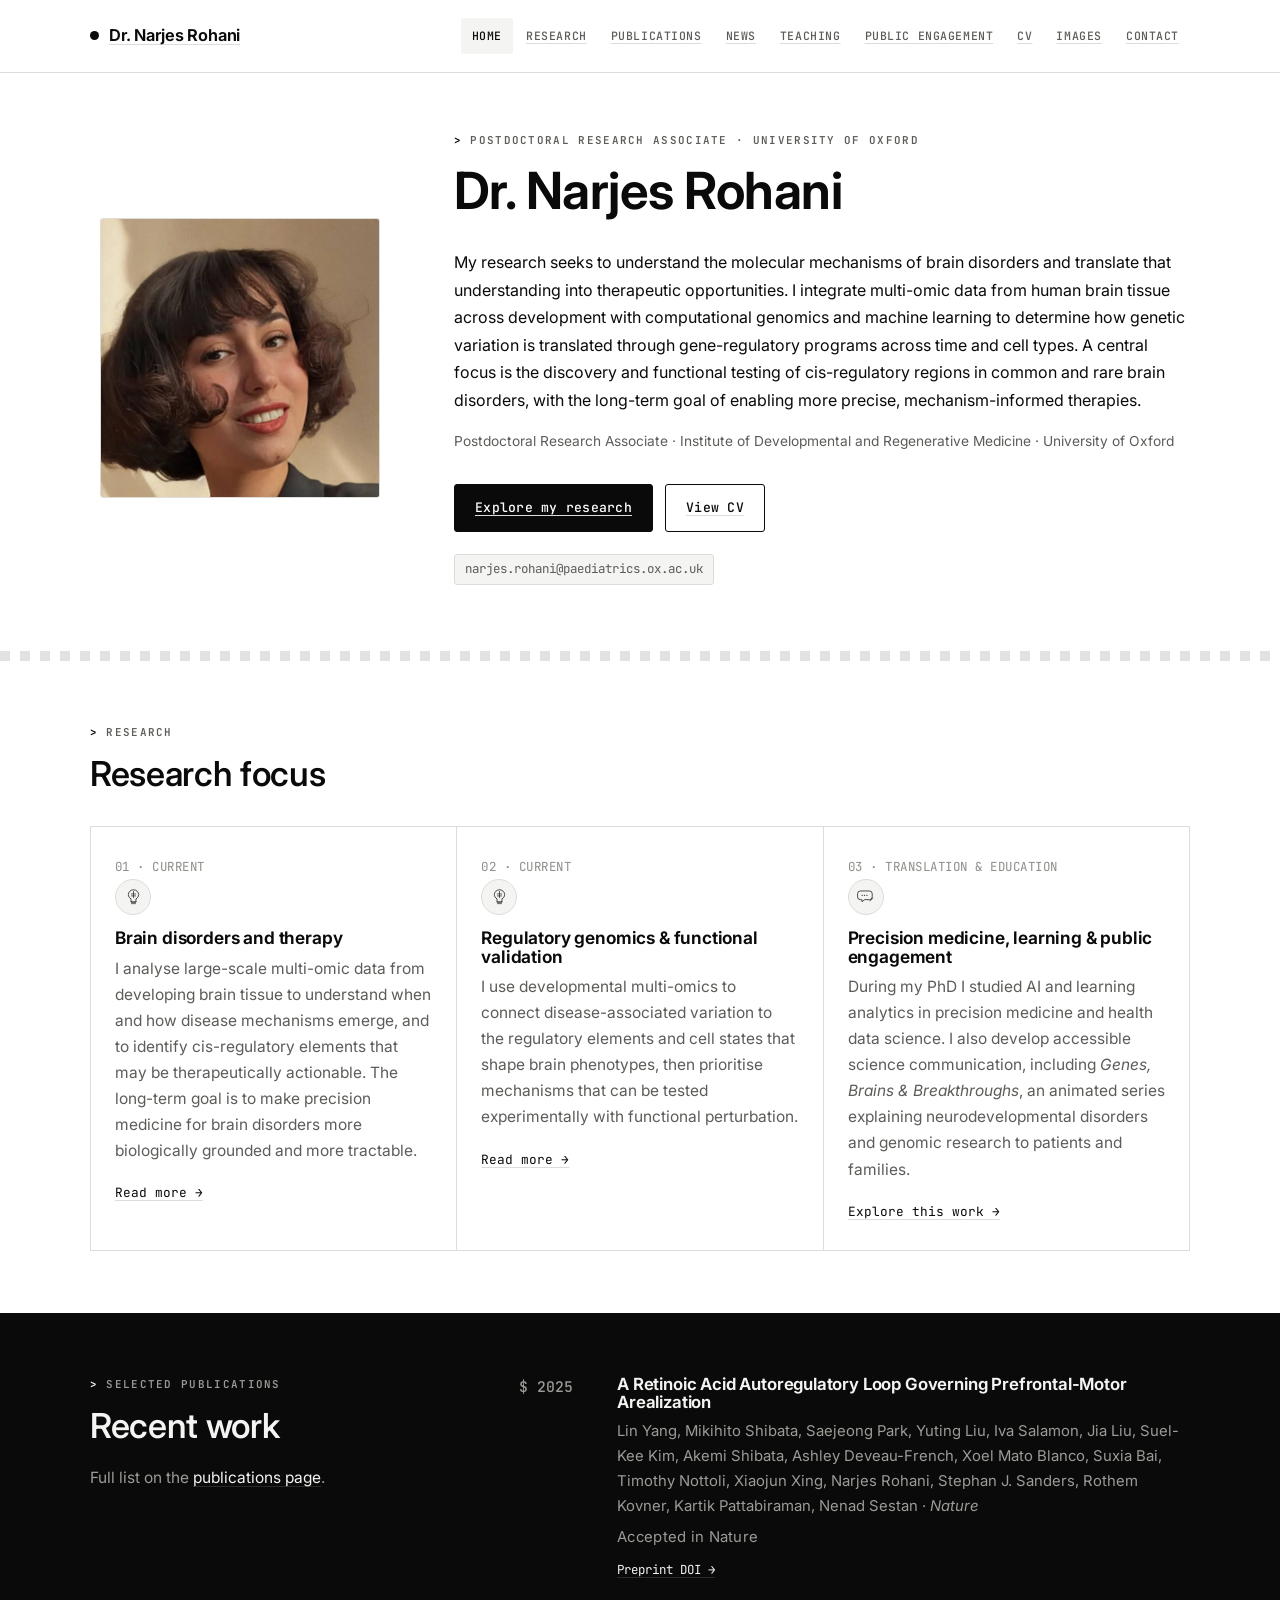
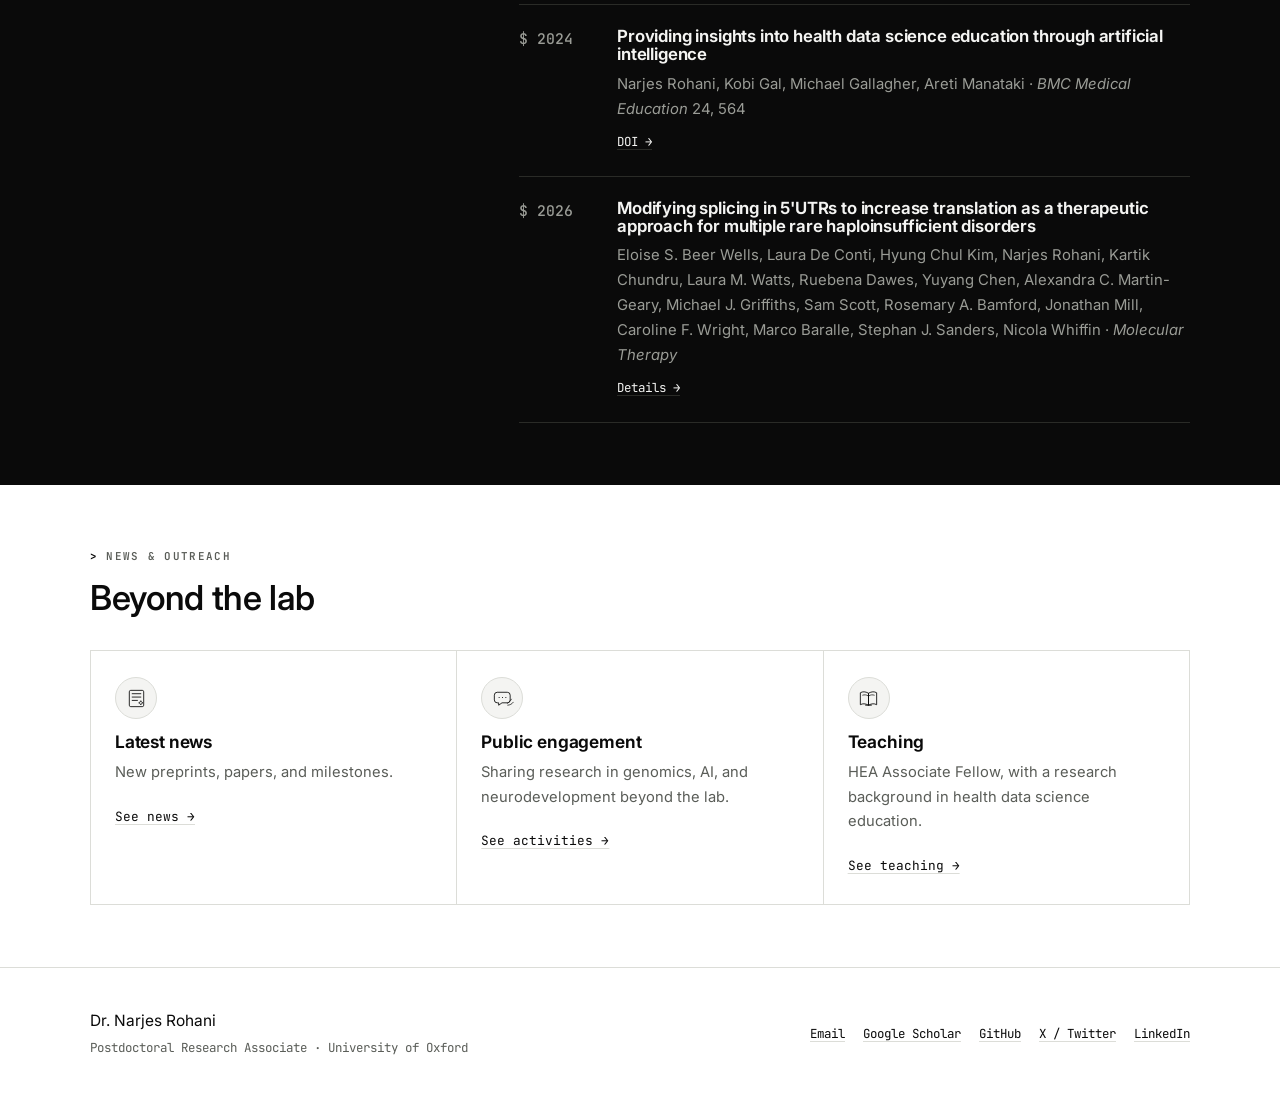
<file: index.html>
<!doctype html>
<html lang="en">
<head>
  <meta charset="utf-8">
  <meta name="viewport" content="width=device-width, initial-scale=1">
  <title>Dr. Narjes Rohani | Brain Genomics & Precision Medicine | University of Oxford</title>
  <meta name="description" content="Dr. Narjes Rohani is a computational genomics researcher at the University of Oxford studying the molecular mechanisms of brain disorders using developmental brain multi-omics, regulatory genomics and machine learning to identify therapeutic targets and advance precision medicine.">
  <meta name="robots" content="index, follow, max-image-preview:large, max-snippet:-1, max-video-preview:-1">
  <link rel="canonical" href="https://narjesrohani.com/">
  <meta property="og:type" content="website">
  <meta property="og:title" content="Dr. Narjes Rohani | Brain Genomics & Precision Medicine | University of Oxford">
  <meta property="og:description" content="Dr. Narjes Rohani is a computational genomics researcher at the University of Oxford studying the molecular mechanisms of brain disorders using developmental brain multi-omics, regulatory genomics and machine learning to identify therapeutic targets and advance precision medicine.">
  <meta property="og:url" content="https://narjesrohani.com/">
  <meta property="og:image" content="https://narjesrohani.com/assets/images/personal/profile.jpg">
  <meta property="og:site_name" content="Dr. Narjes Rohani">
  <meta name="twitter:card" content="summary_large_image">
  <meta name="twitter:title" content="Dr. Narjes Rohani | Brain Genomics & Precision Medicine | University of Oxford">
  <meta name="twitter:description" content="Dr. Narjes Rohani is a computational genomics researcher at the University of Oxford studying the molecular mechanisms of brain disorders using developmental brain multi-omics, regulatory genomics and machine learning to identify therapeutic targets and advance precision medicine.">
  <meta name="twitter:image" content="https://narjesrohani.com/assets/images/personal/profile.jpg">
  <script type="application/ld+json">
[
  {
    "@context": "https://schema.org",
    "@type": "Person",
    "name": "Dr. Narjes Rohani",
    "url": "https://narjesrohani.com/",
    "image": "https://narjesrohani.com/assets/images/personal/profile.jpg",
    "jobTitle": "Postdoctoral Research Associate",
    "worksFor": {
      "@type": "Organization",
      "name": "University of Oxford",
      "url": "https://www.ox.ac.uk/"
    },
    "affiliation": {
      "@type": "Organization",
      "name": "Institute of Developmental and Regenerative Medicine, University of Oxford",
      "url": "https://www.idrm.ox.ac.uk/"
    },
    "email": "mailto:narjes.rohani@paediatrics.ox.ac.uk",
    "sameAs": [
      "https://scholar.google.com/citations?user=2zoKXHUAAAAJ&hl=en",
      "https://github.com/nrohani",
      "https://www.linkedin.com/in/narjes-rohani-153b0b168/",
      "https://www.idrm.ox.ac.uk/people/research-groups/sanders-group/narjes-rohani"
    ],
    "knowsAbout": [
      "Computational genomics",
      "Brain disorders",
      "Neurodevelopmental disorders",
      "Psychiatric disorders",
      "Developmental brain multi-omics",
      "Regulatory genomics",
      "Cis-regulatory elements",
      "Machine learning",
      "Precision medicine",
      "CRISPRa/i"
    ]
  },
  {
    "@context": "https://schema.org",
    "@type": "WebSite",
    "name": "Dr. Narjes Rohani",
    "url": "https://narjesrohani.com/",
    "description": "Dr. Narjes Rohani is a computational genomics researcher at the University of Oxford studying the molecular mechanisms of brain disorders using developmental brain multi-omics, regulatory genomics and machine learning to identify therapeutic targets and advance precision medicine.",
    "publisher": {
      "@type": "Person",
      "name": "Dr. Narjes Rohani"
    }
  }
]
  </script>

  <link rel="icon" type="image/png" sizes="64x64" href="assets/images/brain-favicon.png?v=2">
  <link rel="shortcut icon" href="favicon.ico?v=2">
  <link rel="preconnect" href="https://fonts.googleapis.com">
  <link rel="preconnect" href="https://fonts.gstatic.com" crossorigin>
  <link href="https://fonts.googleapis.com/css2?family=JetBrains+Mono:wght@400;500;600;700&family=Inter:wght@400;500;600;700&display=swap" rel="stylesheet">
  <link rel="stylesheet" href="assets/css/style.css">
</head>
<body>
  <header class="site-header">
    <div class="container nav-wrap">
      <a class="brand" href="index.html"><span class="mark"></span>Dr. Narjes Rohani</a>
      <button class="menu-toggle" aria-label="Toggle navigation">☰</button>
      <nav class="nav">
        <a href="index.html" class="active">Home</a>
        <a href="pages/projects.html">Research</a>
        <a href="pages/publications.html">Publications</a>
        <a href="pages/news.html">News</a>
        <a href="pages/teaching.html">Teaching</a>
        <a href="pages/engagement.html">Public engagement</a>
        <a href="pages/cv.html">CV</a>
        <a href="pages/images.html">Images</a>
        <a href="pages/contact.html">Contact</a>
      </nav>
    </div>
  </header>

  <main>
    <section class="hero container hero-profile">
      <div class="hero-photo-wrap">
        <div class="hero-photo-frame">
          <img src="assets/images/personal/profile.jpg" alt="Dr. Narjes Rohani" class="hero-photo" onerror="this.closest('.hero-photo-wrap').classList.add('no-photo');">
          <div class="hero-photo-missing" aria-hidden="true"></div>
        </div>
      </div>
      <div class="hero-text">
        <p class="eyebrow">POSTDOCTORAL RESEARCH ASSOCIATE · UNIVERSITY OF OXFORD</p>
        <h1>Dr. Narjes Rohani</h1>
        <p class="lead">My research seeks to understand the molecular mechanisms of brain disorders and translate that understanding into therapeutic opportunities. I integrate multi-omic data from human brain tissue across development with computational genomics and machine learning to determine how genetic variation is translated through gene-regulatory programs across time and cell types. A central focus is the discovery and functional testing of cis-regulatory regions in common and rare brain disorders, with the long-term goal of enabling more precise, mechanism-informed therapies.</p>
        <p class="muted">Postdoctoral Research Associate · Institute of Developmental and Regenerative Medicine · University of Oxford</p>
        <div class="actions">
          <a class="button" href="pages/projects.html">Explore my research</a>
          <a class="button secondary" href="pages/cv.html">View CV</a>
        </div>
        <div class="tagline-code">narjes.rohani@paediatrics.ox.ac.uk</div>
      </div>
    </section>
    <div class="divider"></div>

    <section class="section container">
      <div class="section-heading">
        <p class="eyebrow">RESEARCH</p>
        <h2>Research focus</h2>
      </div>
      <div class="cards three">
        <article class="card">
          <span class="number">01 · CURRENT</span>
          <div class="card-icon" aria-hidden="true"><svg viewBox="0 0 48 48" aria-hidden="true"><path d="M24 7c-7 0-13 5.4-13 12.1 0 4.7 2.7 8.8 6.8 10.8V38h12.4v-8.1C34.3 27.9 37 23.8 37 19.1 37 12.4 31 7 24 7Z" fill="none" stroke="currentColor" stroke-width="1.8"/><path d="M18 38h12M19 42h10M18.5 22.5h11M24 11v16M18.5 17.5h11" fill="none" stroke="currentColor" stroke-width="1.6" stroke-linecap="round"/></svg></div><h3>Brain disorders and therapy</h3>
          <p>I analyse large-scale multi-omic data from developing brain tissue to understand when and how disease mechanisms emerge, and to identify cis-regulatory elements that may be therapeutically actionable. The long-term goal is to make precision medicine for brain disorders more biologically grounded and more tractable.</p>
          <a href="pages/projects.html">Read more →</a>
        </article>
        <article class="card">
          <span class="number">02 · CURRENT</span>
          <div class="card-icon" aria-hidden="true"><svg viewBox="0 0 48 48" aria-hidden="true"><path d="M24 7c-7 0-13 5.4-13 12.1 0 4.7 2.7 8.8 6.8 10.8V38h12.4v-8.1C34.3 27.9 37 23.8 37 19.1 37 12.4 31 7 24 7Z" fill="none" stroke="currentColor" stroke-width="1.8"/><path d="M18 38h12M19 42h10M18.5 22.5h11M24 11v16M18.5 17.5h11" fill="none" stroke="currentColor" stroke-width="1.6" stroke-linecap="round"/></svg></div><h3>Regulatory genomics &amp; functional validation</h3>
          <p>I use developmental multi-omics to connect disease-associated variation to the regulatory elements and cell states that shape brain phenotypes, then prioritise mechanisms that can be tested experimentally with functional perturbation.</p>
          <a href="pages/projects.html">Read more →</a>
        </article>
        <article class="card">
          <span class="number">03 · TRANSLATION &amp; EDUCATION</span>
          <div class="card-icon" aria-hidden="true"><svg viewBox="0 0 48 48" aria-hidden="true"><path d="M9 10h23a7 7 0 0 1 7 7v8a7 7 0 0 1-7 7H20l-7 5v-5H9a7 7 0 0 1-7-7v-8a7 7 0 0 1 7-7Z" transform="translate(2 0)" fill="none" stroke="currentColor" stroke-width="1.8"/><path d="M15 21h1M21 21h1M27 21h1" stroke="currentColor" stroke-width="2.2" stroke-linecap="round"/><path d="M35 35c3.2-1.6 5.6-4 7.2-7.2" fill="none" stroke="currentColor" stroke-width="1.6" stroke-linecap="round"/></svg></div><h3>Precision medicine, learning &amp; public engagement</h3>
          <p>During my PhD I studied AI and learning analytics in precision medicine and health data science. I also develop accessible science communication, including <em>Genes, Brains &amp; Breakthroughs</em>, an animated series explaining neurodevelopmental disorders and genomic research to patients and families.</p>
          <a href="pages/engagement.html">Explore this work →</a>
        </article>
      </div>
    </section>

    <section class="section alt">
      <div class="container split">
        <div>
          <p class="eyebrow">SELECTED PUBLICATIONS</p>
          <h2>Recent work</h2>
          <p class="muted">Full list on the <a href="pages/publications.html">publications page</a>.</p>
        </div>
        <div class="publication-list">
          <article>
            <div class="pub-year">2025</div>
            <div>
              <h3>A Retinoic Acid Autoregulatory Loop Governing Prefrontal-Motor Arealization</h3>
              <p>Lin Yang, Mikihito Shibata, Saejeong Park, Yuting Liu, Iva Salamon, Jia Liu, Suel-Kee Kim, Akemi Shibata, Ashley Deveau-French, Xoel Mato Blanco, Suxia Bai, Timothy Nottoli, Xiaojun Xing, Narjes Rohani, Stephan J. Sanders, Rothem Kovner, Kartik Pattabiraman, Nenad Sestan · <em>Nature</em></p>
              <p class="pub-status">Accepted in Nature</p>
              <a href="https://doi.org/10.64898/2025.12.23.696038" target="_blank" rel="noopener">Preprint DOI →</a>
            </div>
          </article>
          <article>
            <div class="pub-year">2024</div>
            <div>
              <h3>Providing insights into health data science education through artificial intelligence</h3>
              <p>Narjes Rohani, Kobi Gal, Michael Gallagher, Areti Manataki · <em>BMC Medical Education</em> 24, 564</p>
              <a href="https://doi.org/10.1186/s12909-024-05555-3" target="_blank" rel="noopener">DOI →</a>
            </div>
          </article>
          <article>
            <div class="pub-year">2026</div>
            <div>
              <h3>Modifying splicing in 5'UTRs to increase translation as a therapeutic approach for multiple rare haploinsufficient disorders</h3>
              <p>Eloise S. Beer Wells, Laura De Conti, Hyung Chul Kim, Narjes Rohani, Kartik Chundru, Laura M. Watts, Ruebena Dawes, Yuyang Chen, Alexandra C. Martin-Geary, Michael J. Griffiths, Sam Scott, Rosemary A. Bamford, Jonathan Mill, Caroline F. Wright, Marco Baralle, Stephan J. Sanders, Nicola Whiffin · <em>Molecular Therapy</em></p>
              <a href="https://scholar.google.com/citations?view_op=view_citation&amp;hl=en&amp;user=2zoKXHUAAAAJ&amp;sortby=pubdate&amp;citation_for_view=2zoKXHUAAAAJ:aqlVkmm33-oC" target="_blank" rel="noopener">Details →</a>
            </div>
          </article>
        </div>
      </div>
    </section>

    <section class="section container">
      <div class="section-heading"><p class="eyebrow">NEWS & OUTREACH</p><h2>Beyond the lab</h2></div>
      <div class="cards three">
        <article class="card showcase-card">
          <div class="home-card-icon" aria-hidden="true">
            <svg viewBox="0 0 48 48" role="img" focusable="false">
              <path d="M12 7h24a3 3 0 0 1 3 3v28a3 3 0 0 1-3 3H12a3 3 0 0 1-3-3V10a3 3 0 0 1 3-3Z" fill="none" stroke="currentColor" stroke-width="1.8"/>
              <path d="M15 14h18M15 21h18M15 28h11" fill="none" stroke="currentColor" stroke-width="1.8" stroke-linecap="round"/>
              <path d="M31.5 31.5l1.5-3 1.5 3 3 1.5-3 1.5-1.5 3-1.5-3-3-1.5 3-1.5Z" fill="none" stroke="currentColor" stroke-width="1.5" stroke-linejoin="round"/>
            </svg>
          </div>
          <h3>Latest news</h3><p>New preprints, papers, and milestones.</p><a href="pages/news.html">See news →</a>
        </article>
        <article class="card showcase-card">
          <div class="home-card-icon" aria-hidden="true">
            <svg viewBox="0 0 48 48" role="img" focusable="false">
              <path d="M10 11h21a6 6 0 0 1 6 6v10a6 6 0 0 1-6 6H20l-7 5v-5h-3a6 6 0 0 1-6-6V17a6 6 0 0 1 6-6Z" transform="translate(3 0)" fill="none" stroke="currentColor" stroke-width="1.8" stroke-linejoin="round"/>
              <circle cx="17" cy="22" r="1.2" fill="currentColor"/>
              <circle cx="24" cy="22" r="1.2" fill="currentColor"/>
              <circle cx="31" cy="22" r="1.2" fill="currentColor"/>
              <path d="M34 34c3.8-1.8 6.7-4.7 8.5-8.5M35 38c4.8-.5 8.7-2.4 11.5-6.2" fill="none" stroke="currentColor" stroke-width="1.5" stroke-linecap="round"/>
            </svg>
          </div>
          <h3>Public engagement</h3><p>Sharing research in genomics, AI, and neurodevelopment beyond the lab.</p><a href="pages/engagement.html">See activities →</a>
        </article>
        <article class="card showcase-card">
          <div class="home-card-icon" aria-hidden="true">
            <svg viewBox="0 0 48 48" role="img" focusable="false">
              <path d="M7 12c5-2.8 10-2.8 17 1v25c-7-3.8-12-3.8-17-1V12Z" fill="none" stroke="currentColor" stroke-width="1.8" stroke-linejoin="round"/>
              <path d="M41 12c-5-2.8-10-2.8-17 1v25c7-3.8 12-3.8 17-1V12Z" fill="none" stroke="currentColor" stroke-width="1.8" stroke-linejoin="round"/>
              <path d="M12 17c3.7-1.2 7.2-.8 10.5 1M36 17c-3.7-1.2-7.2-.8-10.5 1" fill="none" stroke="currentColor" stroke-width="1.5" stroke-linecap="round"/>
              <path d="M18 38h12" fill="none" stroke="currentColor" stroke-width="1.8" stroke-linecap="round"/>
            </svg>
          </div>
          <h3>Teaching</h3><p>HEA Associate Fellow, with a research background in health data science education.</p><a href="pages/teaching.html">See teaching →</a>
        </article>
      </div>
    </section>
  </main>

  <footer class="footer">
    <div class="container footer-wrap">
      <div>Dr. Narjes Rohani<br><span class="muted">Postdoctoral Research Associate · University of Oxford</span></div>
      <div class="footer-links">
        <a href="mailto:narjes.rohani@paediatrics.ox.ac.uk">Email</a>
        <a href="https://scholar.google.com/citations?user=2zoKXHUAAAAJ&hl=en" target="_blank" rel="noopener">Google Scholar</a>
        <a href="https://github.com/nrohani" target="_blank" rel="noopener">GitHub</a>
        <a href="https://x.com/NarjesRohani" target="_blank" rel="noopener">X / Twitter</a>
        <a href="https://www.linkedin.com/in/narjes-rohani-153b0b168/" target="_blank" rel="noopener">LinkedIn</a>
      </div>
    </div>
  </footer>
  <script src="assets/js/main.js"></script>
</body>
</html>
</file>
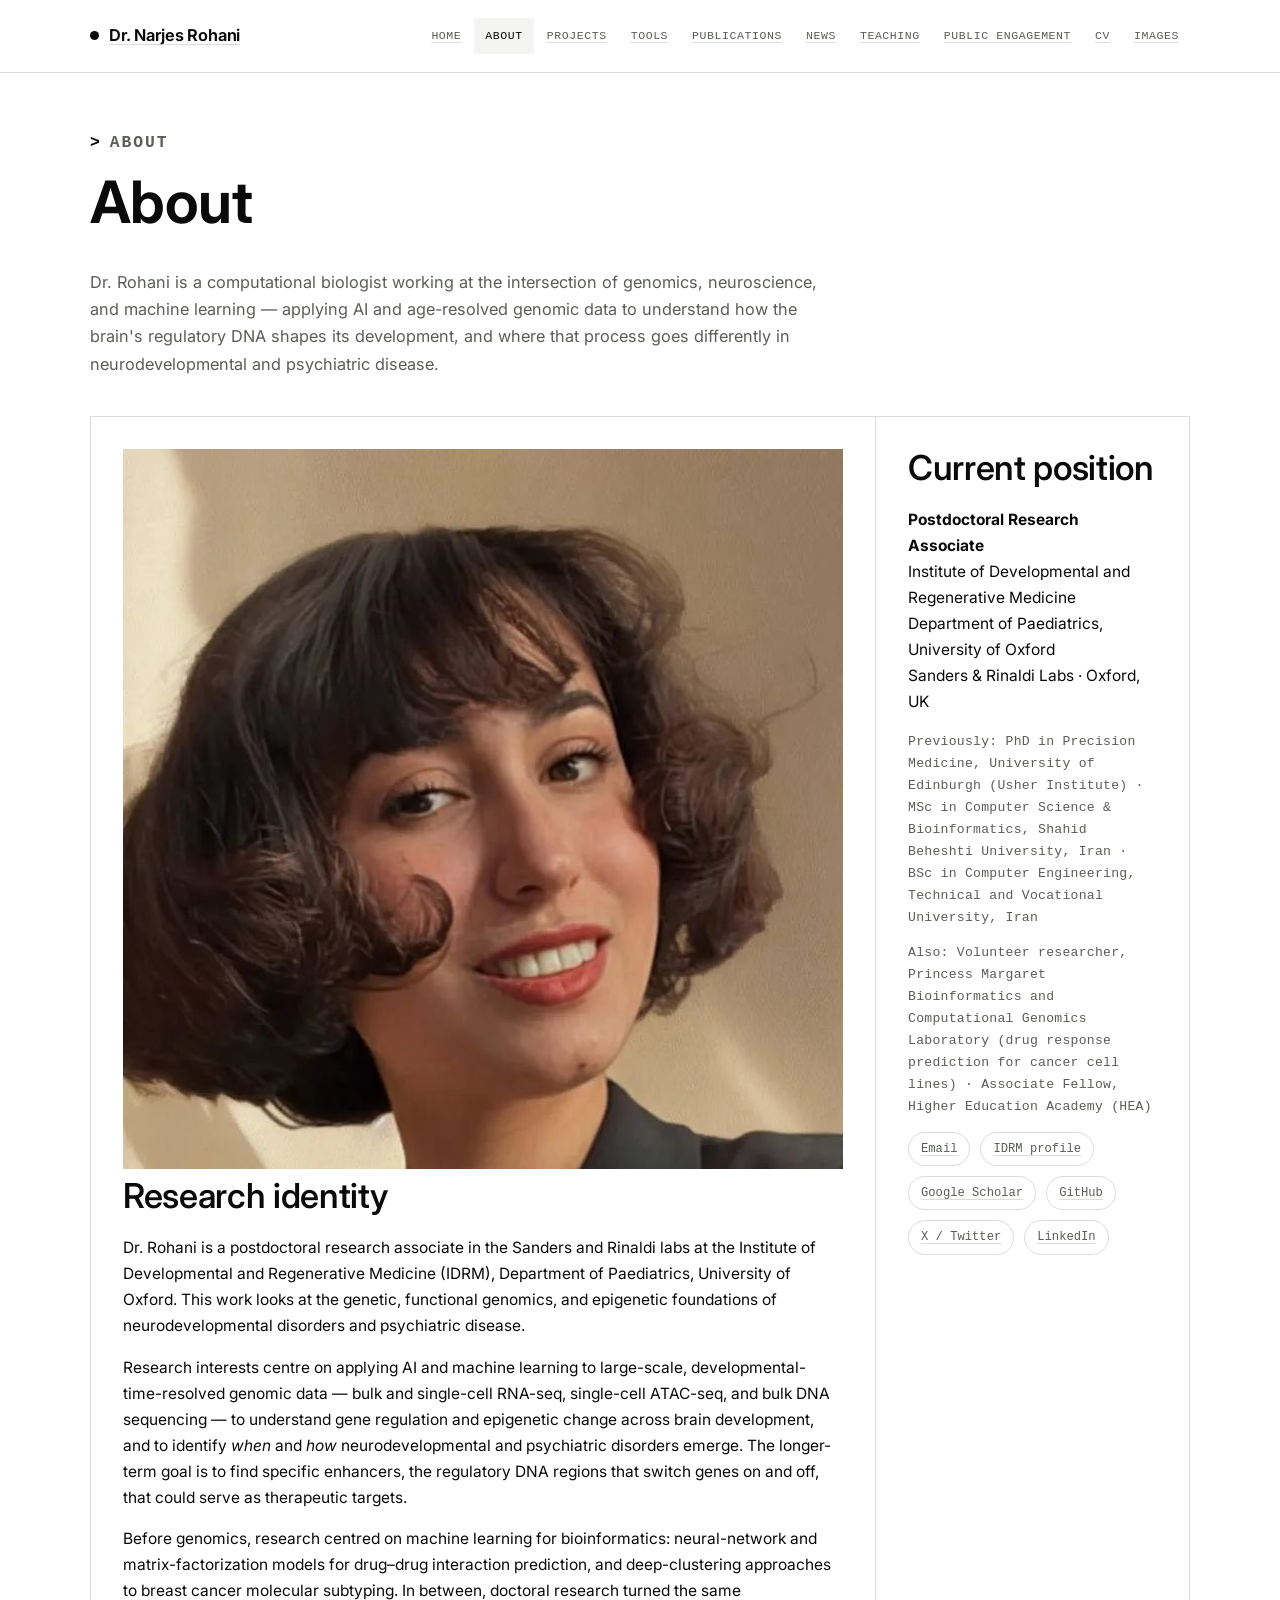
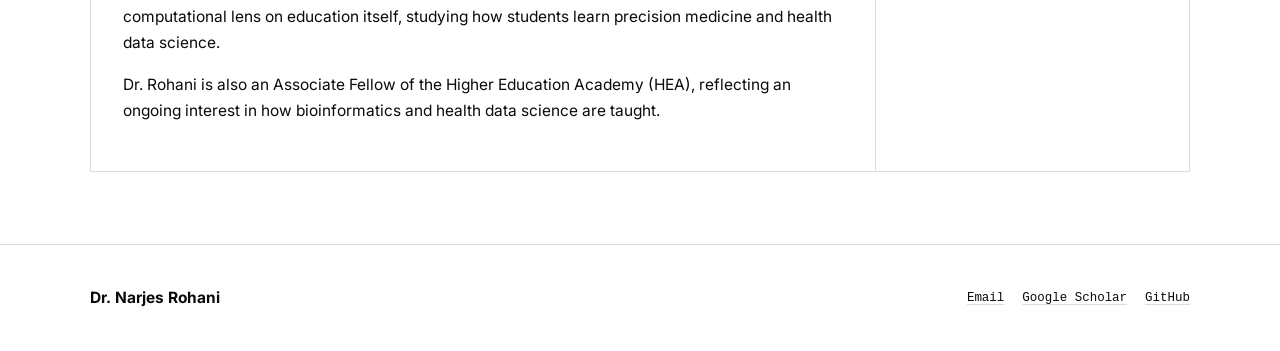
<file: pages/about.html>
<!doctype html>
<html lang="en">
<head>
<meta charset="utf-8">
<meta name="viewport" content="width=device-width, initial-scale=1">
<title>About | Dr. Narjes Rohani</title>
<meta name="description" content="About Dr. Narjes Rohani — postdoctoral research associate at the University of Oxford, working on the genomics of neurodevelopmental and psychiatric disease.">
<link rel="icon" href="../assets/images/favicon.svg" type="image/svg+xml">
<link rel="preconnect" href="https://fonts.googleapis.com">
<link rel="preconnect" href="https://fonts.gstatic.com" crossorigin>
<link href="https://fonts.googleapis.com/css2?family=Inter:wght@400;500;600;700;800&display=swap" rel="stylesheet">
<link rel="stylesheet" href="../assets/css/style.css">
</head>
<body>
<header class="site-header">
  <div class="container nav-wrap">
    <a class="brand" href="../index.html"><span class="mark"></span>Dr. Narjes Rohani</a>
    <button class="menu-toggle" aria-label="Toggle navigation">☰</button>
    <nav class="nav">
      <a href="../index.html">Home</a>
      <a href="about.html" class="active">About</a>
      <a href="projects.html">Projects</a>
      <a href="tools.html">Tools</a>
      <a href="publications.html">Publications</a>
      <a href="news.html">News</a>
      <a href="teaching.html">Teaching</a>
      <a href="engagement.html">Public engagement</a>
      <a href="cv.html">CV</a>
      <a href="images.html">Images</a>
    </nav>
  </div>
</header>

<main class="page container">
  <div class="page-header">
    <p class="eyebrow">ABOUT</p>
    <h1>About</h1>
    <p>Dr. Rohani is a computational biologist working at the intersection of genomics, neuroscience, and machine learning — applying AI and age-resolved genomic data to understand how the brain's regulatory DNA shapes its development, and where that process goes differently in neurodevelopmental and psychiatric disease.</p>
  </div>

  <div class="grid-two">
    <section>
      <img class="about-photo" src="../assets/images/site/headshot.jpg" alt="Portrait of Dr. Narjes Rohani">
      <h2>Research identity</h2>
      <p>Dr. Rohani is a postdoctoral research associate in the Sanders and Rinaldi labs at the Institute of Developmental and Regenerative Medicine (IDRM), Department of Paediatrics, University of Oxford. This work looks at the genetic, functional genomics, and epigenetic foundations of neurodevelopmental disorders and psychiatric disease.</p>
      <p>Research interests centre on applying AI and machine learning to large-scale, developmental-time-resolved genomic data — bulk and single-cell RNA-seq, single-cell ATAC-seq, and bulk DNA sequencing — to understand gene regulation and epigenetic change across brain development, and to identify <em>when</em> and <em>how</em> neurodevelopmental and psychiatric disorders emerge. The longer-term goal is to find specific enhancers, the regulatory DNA regions that switch genes on and off, that could serve as therapeutic targets.</p>
      <p>Before genomics, research centred on machine learning for bioinformatics: neural-network and matrix-factorization models for drug–drug interaction prediction, and deep-clustering approaches to breast cancer molecular subtyping. In between, doctoral research turned the same computational lens on education itself, studying how students learn precision medicine and health data science.</p>
      <p>Dr. Rohani is also an Associate Fellow of the Higher Education Academy (HEA), reflecting an ongoing interest in how bioinformatics and health data science are taught.</p>
    </section>
    <section>
      <h2>Current position</h2>
      <p><strong>Postdoctoral Research Associate</strong><br>Institute of Developmental and Regenerative Medicine<br>Department of Paediatrics, University of Oxford<br>Sanders &amp; Rinaldi Labs · Oxford, UK</p>
      <p class="meta">Previously: PhD in Precision Medicine, University of Edinburgh (Usher Institute) · MSc in Computer Science &amp; Bioinformatics, Shahid Beheshti University, Iran · BSc in Computer Engineering, Technical and Vocational University, Iran</p>
      <p class="meta">Also: Volunteer researcher, Princess Margaret Bioinformatics and Computational Genomics Laboratory (drug response prediction for cancer cell lines) · Associate Fellow, Higher Education Academy (HEA)</p>
      <div class="pill-links">
        <a href="mailto:narjes.rohani@paediatrics.ox.ac.uk">Email</a>
        <a href="https://www.idrm.ox.ac.uk/people/research-groups/sanders-group/narjes-rohani" target="_blank" rel="noopener">IDRM profile</a>
        <a href="https://scholar.google.com/citations?user=2zoKXHUAAAAJ&hl=en" target="_blank" rel="noopener">Google Scholar</a>
        <a href="https://github.com/nrohani" target="_blank" rel="noopener">GitHub</a>
        <a href="https://x.com/NarjesRohani" target="_blank" rel="noopener">X / Twitter</a>
        <a href="https://www.linkedin.com/in/narjes-rohani-153b0b168/" target="_blank" rel="noopener">LinkedIn</a>
      </div>
    </section>
  </div>
</main>

<footer class="footer">
  <div class="container footer-wrap">
    <strong>Dr. Narjes Rohani</strong>
    <div class="footer-links">
      <a href="mailto:narjes.rohani@paediatrics.ox.ac.uk">Email</a>
      <a href="https://scholar.google.com/citations?user=2zoKXHUAAAAJ&hl=en" target="_blank" rel="noopener">Google Scholar</a>
      <a href="https://github.com/nrohani" target="_blank" rel="noopener">GitHub</a>
    </div>
  </div>
</footer>
<script src="../assets/js/main.js"></script>
</body>
</html>
</file>
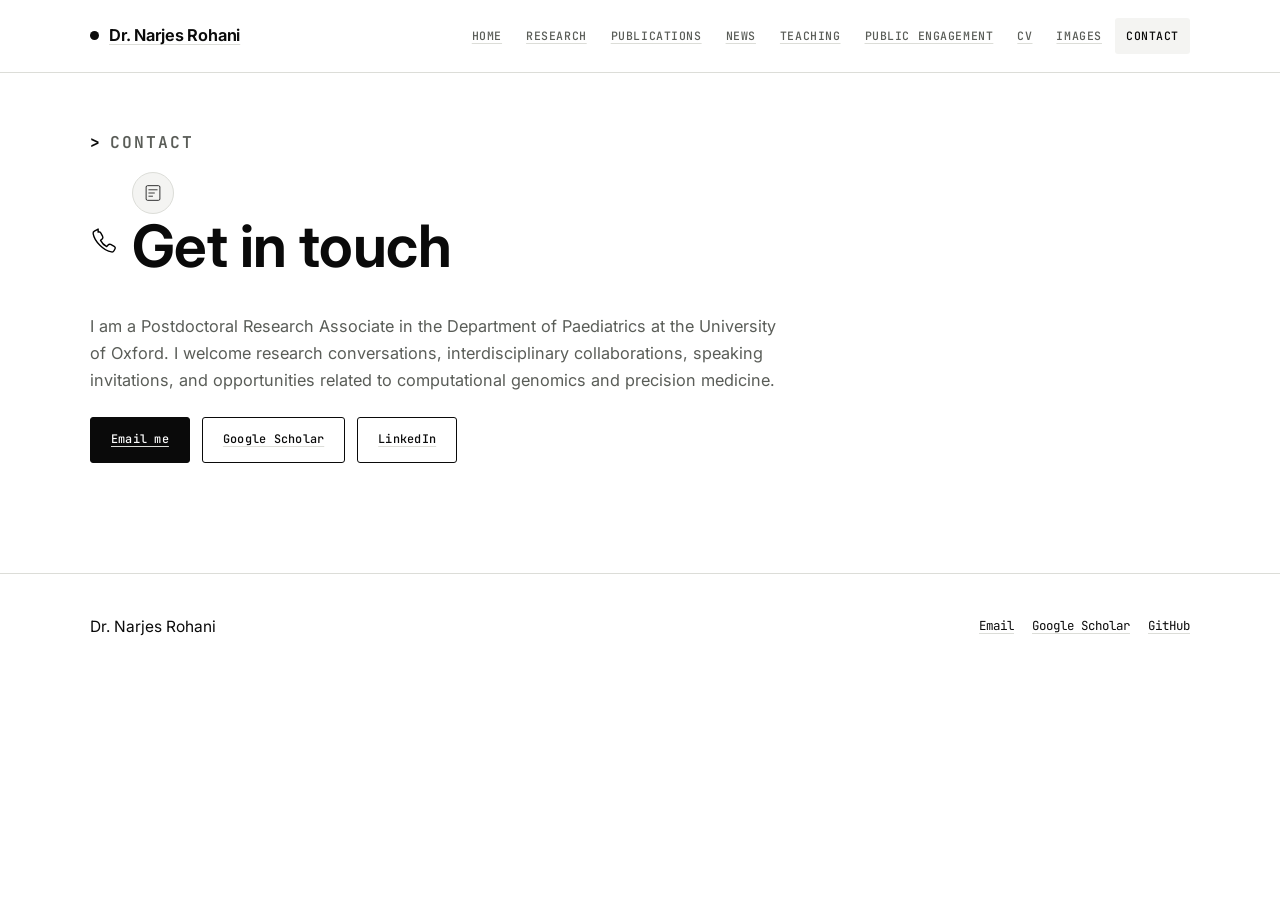
<file: pages/contact.html>
<!doctype html>
<html lang="en">
<head>
<meta charset="utf-8">
<meta name="viewport" content="width=device-width, initial-scale=1">
  <title>Contact | Dr. Narjes Rohani | University of Oxford</title>
  <meta name="description" content="Contact Dr. Narjes Rohani at the University of Oxford for research, collaboration, speaking and public engagement enquiries.">
  <meta name="robots" content="index, follow, max-image-preview:large, max-snippet:-1, max-video-preview:-1">
  <link rel="canonical" href="https://narjesrohani.com/pages/contact.html">
  <meta property="og:type" content="website">
  <meta property="og:title" content="Contact | Dr. Narjes Rohani | University of Oxford">
  <meta property="og:description" content="Contact Dr. Narjes Rohani at the University of Oxford for research, collaboration, speaking and public engagement enquiries.">
  <meta property="og:url" content="https://narjesrohani.com/pages/contact.html">
  <meta property="og:image" content="https://narjesrohani.com/assets/images/personal/profile.jpg">
  <meta property="og:site_name" content="Dr. Narjes Rohani">
  <meta name="twitter:card" content="summary_large_image">
  <meta name="twitter:title" content="Contact | Dr. Narjes Rohani | University of Oxford">
  <meta name="twitter:description" content="Contact Dr. Narjes Rohani at the University of Oxford for research, collaboration, speaking and public engagement enquiries.">
  <meta name="twitter:image" content="https://narjesrohani.com/assets/images/personal/profile.jpg">
  <script type="application/ld+json">
[
  {
    "@context": "https://schema.org",
    "@type": "WebPage",
    "name": "Contact | Dr. Narjes Rohani | University of Oxford",
    "url": "https://narjesrohani.com/pages/contact.html",
    "description": "Contact Dr. Narjes Rohani at the University of Oxford for research, collaboration, speaking and public engagement enquiries.",
    "isPartOf": {
      "@type": "WebSite",
      "name": "Dr. Narjes Rohani",
      "url": "https://narjesrohani.com/"
    },
    "about": {
      "@type": "Person",
      "name": "Dr. Narjes Rohani",
      "url": "https://narjesrohani.com/"
    }
  }
]
  </script>

<link rel="icon" type="image/png" sizes="64x64" href="../assets/images/brain-favicon.png?v=2">
<link rel="shortcut icon" href="../favicon.ico?v=2">
<link rel="preconnect" href="https://fonts.googleapis.com">
<link rel="preconnect" href="https://fonts.gstatic.com" crossorigin>
<link href="https://fonts.googleapis.com/css2?family=Inter:wght@400;500;600;700&family=JetBrains+Mono:wght@400;500;600;700&display=swap" rel="stylesheet">
<link rel="stylesheet" href="../assets/css/style.css">
</head>
<body>
<header class="site-header">
  <div class="container nav-wrap">
    <a class="brand" href="../index.html"><span class="mark"></span>Dr. Narjes Rohani</a>
    <button class="menu-toggle" aria-label="Toggle navigation">☰</button>
    <nav class="nav">
        <a href="../index.html">Home</a>
        <a href="projects.html">Research</a>
        <a href="publications.html">Publications</a>
        <a href="news.html">News</a>
        <a href="teaching.html">Teaching</a>
        <a href="engagement.html">Public engagement</a>
        <a href="cv.html">CV</a>
        <a href="images.html">Images</a>
        <a href="contact.html" class="active">Contact</a>
      </nav>
  </div>
</header>
<main class="page container">
  <div class="page-header contact-simple">
    <p class="eyebrow">CONTACT</p>
    <div class="contact-title"><img src="../assets/images/call-icon.svg" alt="" class="call-icon" aria-hidden="true"><h1><span class="page-title-icon" aria-hidden="true"><svg viewBox="0 0 48 48" aria-hidden="true"><path d="M12 8h24a3 3 0 0 1 3 3v26a3 3 0 0 1-3 3H12a3 3 0 0 1-3-3V11a3 3 0 0 1 3-3Z" fill="none" stroke="currentColor" stroke-width="1.8"/><path d="M15 17h18M15 24h12M15 31h8" fill="none" stroke="currentColor" stroke-width="1.7" stroke-linecap="round"/></svg></span>Get in touch</h1></div>
    <p>I am a Postdoctoral Research Associate in the Department of Paediatrics at the University of Oxford. I welcome research conversations, interdisciplinary collaborations, speaking invitations, and opportunities related to computational genomics and precision medicine.</p>
    <div class="contact-links">
      <a class="button" href="mailto:narjes.rohani@paediatrics.ox.ac.uk">Email me</a>
      <a class="button secondary" href="https://scholar.google.com/citations?user=2zoKXHUAAAAJ&amp;hl=en" target="_blank" rel="noopener">Google Scholar</a>
      <a class="button secondary" href="https://www.linkedin.com/in/narjes-rohani-153b0b168/" target="_blank" rel="noopener">LinkedIn</a>
    </div>
  </div>
</main>
<footer class="footer">
  <div class="container footer-wrap">
    Dr. Narjes Rohani
    <div class="footer-links">
      <a href="mailto:narjes.rohani@paediatrics.ox.ac.uk">Email</a>
      <a href="https://scholar.google.com/citations?user=2zoKXHUAAAAJ&amp;hl=en" target="_blank" rel="noopener">Google Scholar</a>
      <a href="https://github.com/nrohani" target="_blank" rel="noopener">GitHub</a>
    </div>
  </div>
</footer>
<script src="../assets/js/main.js"></script>
</body>
</html>
</file>
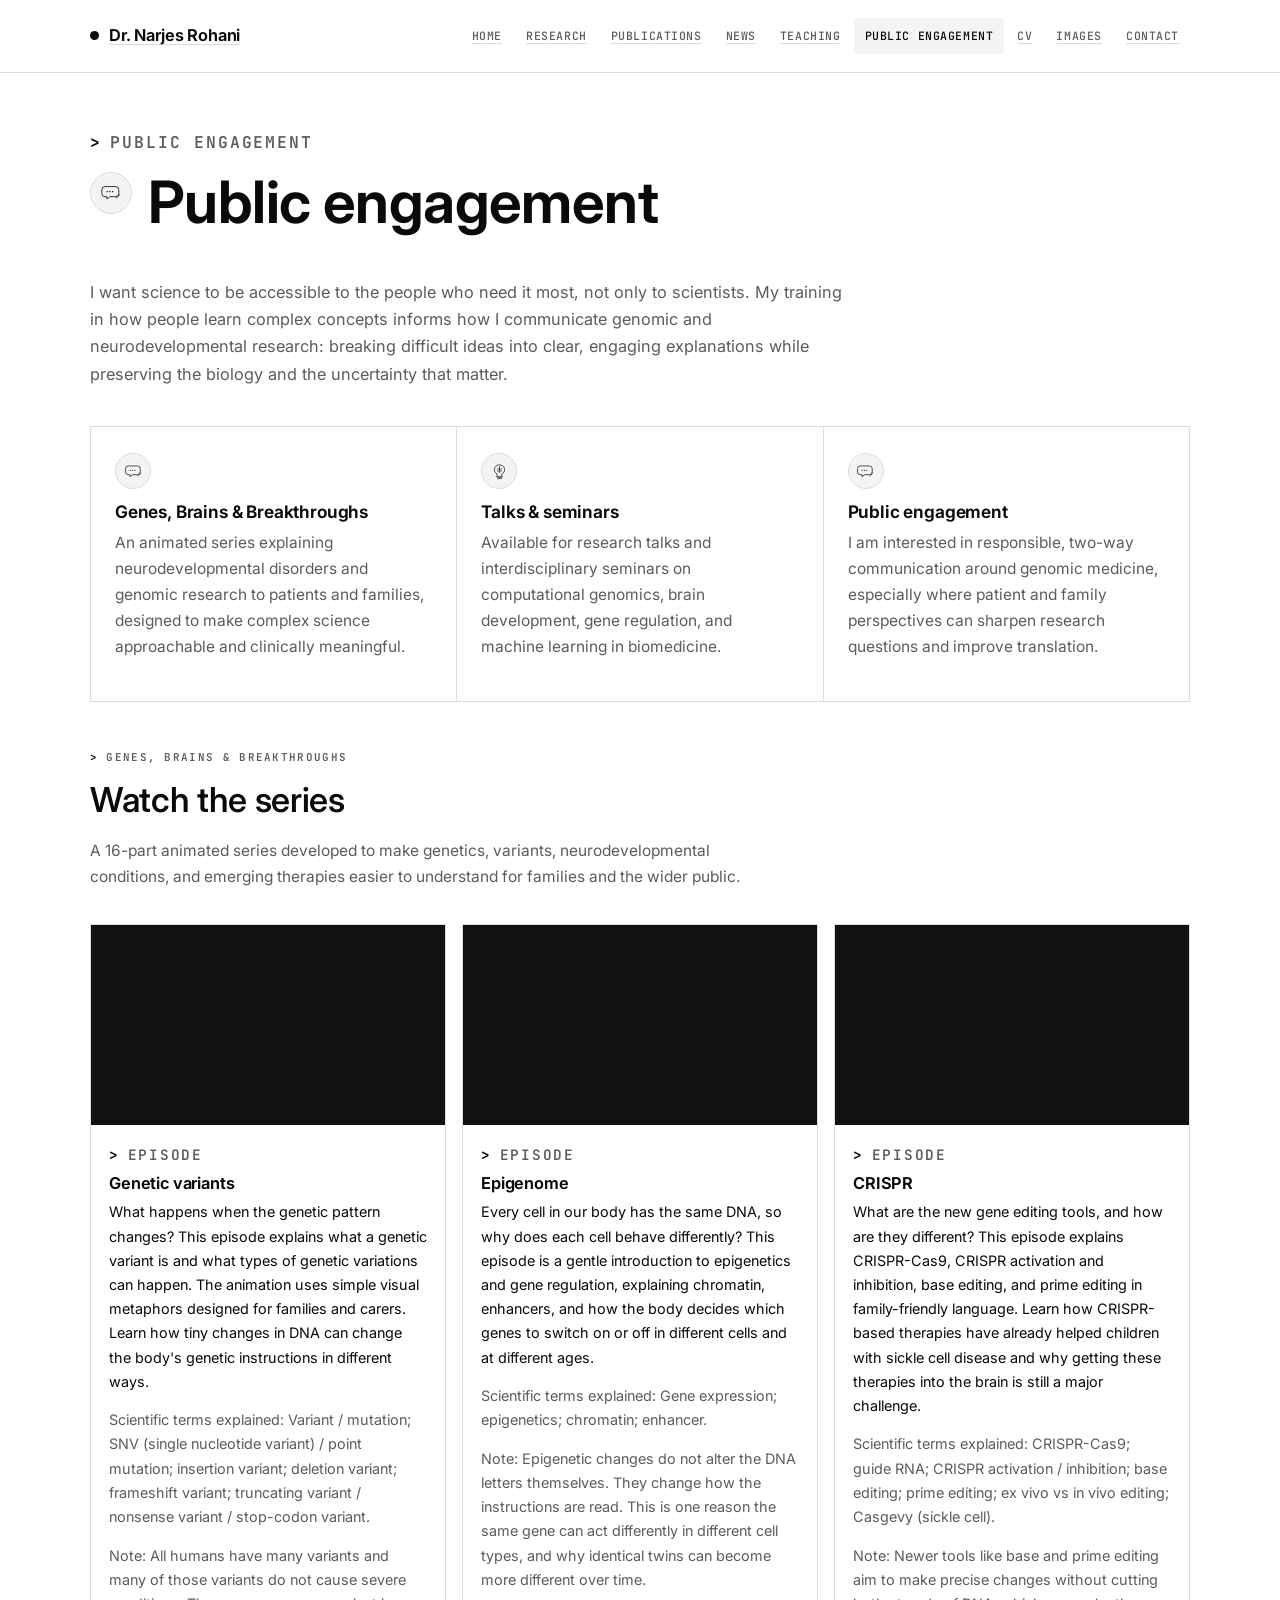
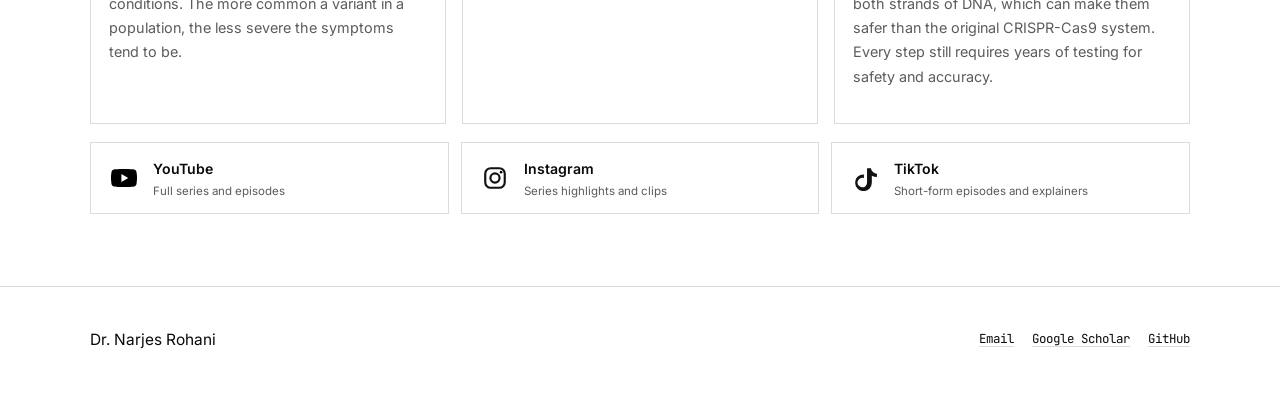
<file: pages/engagement.html>
<!doctype html>
<html lang="en">
<head>
<meta charset="utf-8">
<meta name="viewport" content="width=device-width, initial-scale=1">
  <title>Public Engagement | Dr. Narjes Rohani | Genes, Brains & Breakthroughs</title>
  <meta name="description" content="Public engagement and science communication by Dr. Narjes Rohani, including Genes, Brains & Breakthroughs, an animated series explaining genomics and neurodevelopmental disorders to patients, families and the public.">
  <meta name="robots" content="index, follow, max-image-preview:large, max-snippet:-1, max-video-preview:-1">
  <link rel="canonical" href="https://narjesrohani.com/pages/engagement.html">
  <meta property="og:type" content="website">
  <meta property="og:title" content="Public Engagement | Dr. Narjes Rohani | Genes, Brains & Breakthroughs">
  <meta property="og:description" content="Public engagement and science communication by Dr. Narjes Rohani, including Genes, Brains & Breakthroughs, an animated series explaining genomics and neurodevelopmental disorders to patients, families and the public.">
  <meta property="og:url" content="https://narjesrohani.com/pages/engagement.html">
  <meta property="og:image" content="https://narjesrohani.com/assets/images/personal/profile.jpg">
  <meta property="og:site_name" content="Dr. Narjes Rohani">
  <meta name="twitter:card" content="summary_large_image">
  <meta name="twitter:title" content="Public Engagement | Dr. Narjes Rohani | Genes, Brains & Breakthroughs">
  <meta name="twitter:description" content="Public engagement and science communication by Dr. Narjes Rohani, including Genes, Brains & Breakthroughs, an animated series explaining genomics and neurodevelopmental disorders to patients, families and the public.">
  <meta name="twitter:image" content="https://narjesrohani.com/assets/images/personal/profile.jpg">
  <script type="application/ld+json">
[
  {
    "@context": "https://schema.org",
    "@type": "WebPage",
    "name": "Public Engagement | Dr. Narjes Rohani | Genes, Brains & Breakthroughs",
    "url": "https://narjesrohani.com/pages/engagement.html",
    "description": "Public engagement and science communication by Dr. Narjes Rohani, including Genes, Brains & Breakthroughs, an animated series explaining genomics and neurodevelopmental disorders to patients, families and the public.",
    "isPartOf": {
      "@type": "WebSite",
      "name": "Dr. Narjes Rohani",
      "url": "https://narjesrohani.com/"
    },
    "about": {
      "@type": "Person",
      "name": "Dr. Narjes Rohani",
      "url": "https://narjesrohani.com/"
    }
  }
]
  </script>

<link rel="icon" type="image/png" sizes="64x64" href="../assets/images/brain-favicon.png?v=2">
<link rel="shortcut icon" href="../favicon.ico?v=2">
<link rel="preconnect" href="https://fonts.googleapis.com">
<link rel="preconnect" href="https://fonts.gstatic.com" crossorigin>
<link href="https://fonts.googleapis.com/css2?family=JetBrains+Mono:wght@400;500;600;700&family=Inter:wght@400;500;600;700&display=swap" rel="stylesheet">
<link rel="stylesheet" href="../assets/css/style.css">
</head>
<body>
<header class="site-header">
  <div class="container nav-wrap">
    <a class="brand" href="../index.html"><span class="mark"></span>Dr. Narjes Rohani</a>
    <button class="menu-toggle" aria-label="Toggle navigation">☰</button>
    <nav class="nav">
        <a href="../index.html">Home</a>
        <a href="projects.html">Research</a>
        <a href="publications.html">Publications</a>
        <a href="news.html">News</a>
        <a href="teaching.html">Teaching</a>
        <a href="engagement.html" class="active">Public engagement</a>
        <a href="cv.html">CV</a>
        <a href="images.html">Images</a>
        <a href="contact.html">Contact</a>
      </nav>
  </div>
</header>

<main class="page container">
  <div class="page-header">
    <p class="eyebrow">PUBLIC ENGAGEMENT</p>
    <div class="page-title-row"><span class="page-title-icon" aria-hidden="true"><svg viewBox="0 0 48 48" aria-hidden="true"><path d="M9 10h23a7 7 0 0 1 7 7v8a7 7 0 0 1-7 7H20l-7 5v-5H9a7 7 0 0 1-7-7v-8a7 7 0 0 1 7-7Z" transform="translate(2 0)" fill="none" stroke="currentColor" stroke-width="1.8"/><path d="M15 21h1M21 21h1M27 21h1" stroke="currentColor" stroke-width="2.2" stroke-linecap="round"/><path d="M35 35c3.2-1.6 5.6-4 7.2-7.2" fill="none" stroke="currentColor" stroke-width="1.6" stroke-linecap="round"/></svg></span><div><h1>Public engagement</h1></div></div>
    <p>I want science to be accessible to the people who need it most, not only to scientists. My training in how people learn complex concepts informs how I communicate genomic and neurodevelopmental research: breaking difficult ideas into clear, engaging explanations while preserving the biology and the uncertainty that matter.</p>
  </div>

  <div class="cards three engagement-intro-cards">
    <article class="card">
      <div class="card-icon" aria-hidden="true"><svg viewBox="0 0 48 48" aria-hidden="true"><path d="M9 10h23a7 7 0 0 1 7 7v8a7 7 0 0 1-7 7H20l-7 5v-5H9a7 7 0 0 1-7-7v-8a7 7 0 0 1 7-7Z" transform="translate(2 0)" fill="none" stroke="currentColor" stroke-width="1.8"/><path d="M15 21h1M21 21h1M27 21h1" stroke="currentColor" stroke-width="2.2" stroke-linecap="round"/><path d="M35 35c3.2-1.6 5.6-4 7.2-7.2" fill="none" stroke="currentColor" stroke-width="1.6" stroke-linecap="round"/></svg></div><h3>Genes, Brains &amp; Breakthroughs</h3>
      <p>An animated series explaining neurodevelopmental disorders and genomic research to patients and families, designed to make complex science approachable and clinically meaningful.</p>
    </article>
    <article class="card">
      <div class="card-icon" aria-hidden="true"><svg viewBox="0 0 48 48" aria-hidden="true"><path d="M24 7c-7 0-13 5.4-13 12.1 0 4.7 2.7 8.8 6.8 10.8V38h12.4v-8.1C34.3 27.9 37 23.8 37 19.1 37 12.4 31 7 24 7Z" fill="none" stroke="currentColor" stroke-width="1.8"/><path d="M18 38h12M19 42h10M18.5 22.5h11M24 11v16M18.5 17.5h11" fill="none" stroke="currentColor" stroke-width="1.6" stroke-linecap="round"/></svg></div><h3>Talks &amp; seminars</h3>
      <p>Available for research talks and interdisciplinary seminars on computational genomics, brain development, gene regulation, and machine learning in biomedicine.</p>
    </article>
    <article class="card">
      <div class="card-icon" aria-hidden="true"><svg viewBox="0 0 48 48" aria-hidden="true"><path d="M9 10h23a7 7 0 0 1 7 7v8a7 7 0 0 1-7 7H20l-7 5v-5H9a7 7 0 0 1-7-7v-8a7 7 0 0 1 7-7Z" transform="translate(2 0)" fill="none" stroke="currentColor" stroke-width="1.8"/><path d="M15 21h1M21 21h1M27 21h1" stroke="currentColor" stroke-width="2.2" stroke-linecap="round"/><path d="M35 35c3.2-1.6 5.6-4 7.2-7.2" fill="none" stroke="currentColor" stroke-width="1.6" stroke-linecap="round"/></svg></div><h3>Public engagement</h3>
      <p>I am interested in responsible, two-way communication around genomic medicine, especially where patient and family perspectives can sharpen research questions and improve translation.</p>
    </article>
  </div>

  <section class="engagement-showcase">
    <div class="section-heading">
      <p class="eyebrow">GENES, BRAINS &amp; BREAKTHROUGHS</p>
      <h2>Watch the series</h2>
      <p class="muted">A 16-part animated series developed to make genetics, variants, neurodevelopmental conditions, and emerging therapies easier to understand for families and the wider public.</p>
    </div>

    <div class="video-grid">
      <article class="video-card">
        <div class="youtube-embed">
          <iframe width="560" height="315" src="https://www.youtube.com/embed/lsEPRnKqsl4?si=P075W8u1XCWebO1E" title="Genetic variants" frameborder="0" allow="accelerometer; autoplay; clipboard-write; encrypted-media; gyroscope; picture-in-picture; web-share" referrerpolicy="strict-origin-when-cross-origin" allowfullscreen></iframe>
        </div>
        <div class="video-copy">
          <p class="eyebrow">EPISODE</p>
          <h3>Genetic variants</h3>
          <p>What happens when the genetic pattern changes? This episode explains what a genetic variant is and what types of genetic variations can happen. The animation uses simple visual metaphors designed for families and carers. Learn how tiny changes in DNA can change the body's genetic instructions in different ways.</p><p class="muted"><span class="episode-label">Scientific terms explained:</span> Variant / mutation; SNV (single nucleotide variant) / point mutation; insertion variant; deletion variant; frameshift variant; truncating variant / nonsense variant / stop-codon variant.</p><p class="muted"><span class="episode-label">Note:</span> All humans have many variants and many of those variants do not cause severe conditions. The more common a variant in a population, the less severe the symptoms tend to be.</p>
        </div>
      </article>

      <article class="video-card">
        <div class="youtube-embed">
          <iframe width="560" height="315" src="https://www.youtube.com/embed/uTJqAM6qgtA?si=xfKyDxSp48m8FBRI" title="Epigenome" frameborder="0" allow="accelerometer; autoplay; clipboard-write; encrypted-media; gyroscope; picture-in-picture; web-share" referrerpolicy="strict-origin-when-cross-origin" allowfullscreen></iframe>
        </div>
        <div class="video-copy">
          <p class="eyebrow">EPISODE</p>
          <h3>Epigenome</h3>
          <p>Every cell in our body has the same DNA, so why does each cell behave differently? This episode is a gentle introduction to epigenetics and gene regulation, explaining chromatin, enhancers, and how the body decides which genes to switch on or off in different cells and at different ages.</p><p class="muted"><span class="episode-label">Scientific terms explained:</span> Gene expression; epigenetics; chromatin; enhancer.</p><p class="muted"><span class="episode-label">Note:</span> Epigenetic changes do not alter the DNA letters themselves. They change how the instructions are read. This is one reason the same gene can act differently in different cell types, and why identical twins can become more different over time.</p>
        </div>
      </article>

      <article class="video-card">
        <div class="youtube-embed">
          <iframe width="560" height="315" src="https://www.youtube.com/embed/j-C6qs43vs0?si=r_3k_BCXiZiWhrkx" title="CRISPR" frameborder="0" allow="accelerometer; autoplay; clipboard-write; encrypted-media; gyroscope; picture-in-picture; web-share" referrerpolicy="strict-origin-when-cross-origin" allowfullscreen></iframe>
        </div>
        <div class="video-copy">
          <p class="eyebrow">EPISODE</p>
          <h3>CRISPR</h3>
          <p>What are the new gene editing tools, and how are they different? This episode explains CRISPR-Cas9, CRISPR activation and inhibition, base editing, and prime editing in family-friendly language. Learn how CRISPR-based therapies have already helped children with sickle cell disease and why getting these therapies into the brain is still a major challenge.</p><p class="muted"><span class="episode-label">Scientific terms explained:</span> CRISPR-Cas9; guide RNA; CRISPR activation / inhibition; base editing; prime editing; ex vivo vs in vivo editing; Casgevy (sickle cell).</p><p class="muted"><span class="episode-label">Note:</span> Newer tools like base and prime editing aim to make precise changes without cutting both strands of DNA, which can make them safer than the original CRISPR-Cas9 system. Every step still requires years of testing for safety and accuracy.</p>
        </div>
      </article>
    </div>

    <div class="social-channels" aria-label="Genes, Brains &amp; Breakthroughs channels">
      <a class="social-channel" href="https://www.youtube.com/@genebrainbreakthrough" target="_blank" rel="noopener" aria-label="Genes, Brains &amp; Breakthroughs on YouTube">
        <span class="social-icon social-youtube" aria-hidden="true">
          <svg viewBox="0 0 24 24" role="img"><path d="M23.5 6.2a3 3 0 0 0-2.1-2.1C19.6 3.6 12 3.6 12 3.6s-7.6 0-9.4.5A3 3 0 0 0 .5 6.2 31 31 0 0 0 0 12a31 31 0 0 0 .5 5.8 3 3 0 0 0 2.1 2.1c1.8.5 9.4.5 9.4.5s7.6 0 9.4-.5a3 3 0 0 0 2.1-2.1A31 31 0 0 0 24 12a31 31 0 0 0-.5-5.8ZM9.6 15.7V8.3L15.9 12l-6.3 3.7Z"/></svg>
        </span>
        <span><strong>YouTube</strong><small>Full series and episodes</small></span>
      </a>
      <a class="social-channel" href="https://www.instagram.com/genebrainbreakthrough/" target="_blank" rel="noopener" aria-label="Genes, Brains &amp; Breakthroughs on Instagram">
        <span class="social-icon social-instagram" aria-hidden="true">
          <svg viewBox="0 0 24 24" role="img"><rect x="3" y="3" width="18" height="18" rx="5" fill="none" stroke="currentColor" stroke-width="2"/><circle cx="12" cy="12" r="4.2" fill="none" stroke="currentColor" stroke-width="2"/><circle cx="17.6" cy="6.6" r="1.2"/></svg>
        </span>
        <span><strong>Instagram</strong><small>Series highlights and clips</small></span>
      </a>
      <a class="social-channel" href="https://www.tiktok.com/@genebrainbreakthrough" target="_blank" rel="noopener" aria-label="Genes, Brains &amp; Breakthroughs on TikTok">
        <span class="social-icon social-tiktok" aria-hidden="true">
          <svg viewBox="0 0 24 24" role="img"><path d="M14.3 3h3.2c.2 1.7 1.2 3.2 2.7 4.1.9.5 1.9.8 2.8.8v3.2c-1.7 0-3.3-.4-4.7-1.2v6.4A7.7 7.7 0 1 1 11 8.7v3.4a4.4 4.4 0 1 0 2.9 4.1V3Z" fill="currentColor"/></svg>
        </span>
        <span><strong>TikTok</strong><small>Short-form episodes and explainers</small></span>
      </a>
    </div>
  </section>

</main>

<footer class="footer">
  <div class="container footer-wrap">
    Dr. Narjes Rohani
    <div class="footer-links">
      <a href="mailto:narjes.rohani@paediatrics.ox.ac.uk">Email</a>
      <a href="https://scholar.google.com/citations?user=2zoKXHUAAAAJ&hl=en" target="_blank" rel="noopener">Google Scholar</a>
      <a href="https://github.com/nrohani" target="_blank" rel="noopener">GitHub</a>
    </div>
  </div>
</footer>
<script src="../assets/js/main.js"></script>
</body>
</html>
</file>
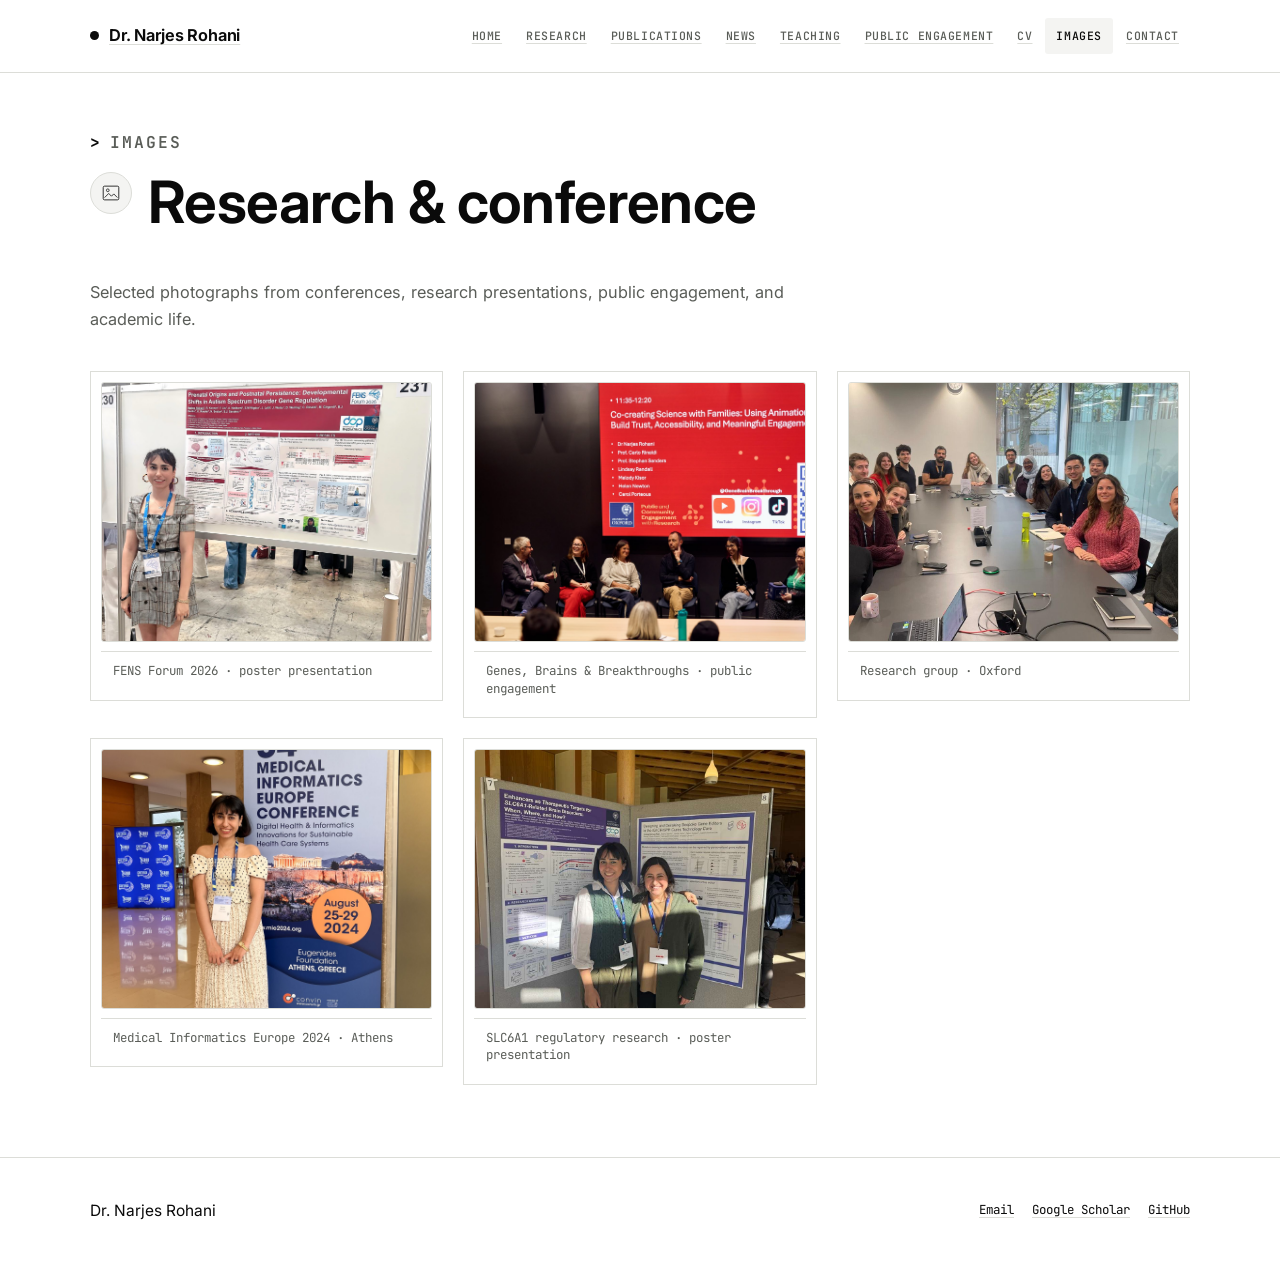
<file: pages/images.html>
<!doctype html>
<html lang="en">
<head>
<meta charset="utf-8">
<meta name="viewport" content="width=device-width, initial-scale=1">
  <title>Research & Conference Images | Dr. Narjes Rohani</title>
  <meta name="description" content="Selected research, conference and public engagement photographs from Dr. Narjes Rohani.">
  <meta name="robots" content="index, follow, max-image-preview:large, max-snippet:-1, max-video-preview:-1">
  <link rel="canonical" href="https://narjesrohani.com/pages/images.html">
  <meta property="og:type" content="website">
  <meta property="og:title" content="Research & Conference Images | Dr. Narjes Rohani">
  <meta property="og:description" content="Selected research, conference and public engagement photographs from Dr. Narjes Rohani.">
  <meta property="og:url" content="https://narjesrohani.com/pages/images.html">
  <meta property="og:image" content="https://narjesrohani.com/assets/images/personal/fens-poster.jpg">
  <meta property="og:site_name" content="Dr. Narjes Rohani">
  <meta name="twitter:card" content="summary_large_image">
  <meta name="twitter:title" content="Research & Conference Images | Dr. Narjes Rohani">
  <meta name="twitter:description" content="Selected research, conference and public engagement photographs from Dr. Narjes Rohani.">
  <meta name="twitter:image" content="https://narjesrohani.com/assets/images/personal/fens-poster.jpg">
  <script type="application/ld+json">
[
  {
    "@context": "https://schema.org",
    "@type": "WebPage",
    "name": "Research & Conference Images | Dr. Narjes Rohani",
    "url": "https://narjesrohani.com/pages/images.html",
    "description": "Selected research, conference and public engagement photographs from Dr. Narjes Rohani.",
    "isPartOf": {
      "@type": "WebSite",
      "name": "Dr. Narjes Rohani",
      "url": "https://narjesrohani.com/"
    },
    "about": {
      "@type": "Person",
      "name": "Dr. Narjes Rohani",
      "url": "https://narjesrohani.com/"
    }
  }
]
  </script>

<link rel="icon" type="image/png" sizes="64x64" href="../assets/images/brain-favicon.png?v=2">
<link rel="shortcut icon" href="../favicon.ico?v=2">
<link rel="preconnect" href="https://fonts.googleapis.com">
<link rel="preconnect" href="https://fonts.gstatic.com" crossorigin>
<link href="https://fonts.googleapis.com/css2?family=Inter:wght@400;500;600;700&family=JetBrains+Mono:wght@400;500;600;700&display=swap" rel="stylesheet">
<link rel="stylesheet" href="../assets/css/style.css">
</head>
<body>
<header class="site-header">
  <div class="container nav-wrap">
    <a class="brand" href="../index.html"><span class="mark"></span>Dr. Narjes Rohani</a>
    <button class="menu-toggle" aria-label="Toggle navigation">☰</button>
    <nav class="nav">
        <a href="../index.html">Home</a>
        <a href="projects.html">Research</a>
        <a href="publications.html">Publications</a>
        <a href="news.html">News</a>
        <a href="teaching.html">Teaching</a>
        <a href="engagement.html">Public engagement</a>
        <a href="cv.html">CV</a>
        <a href="images.html" class="active">Images</a>
        <a href="contact.html">Contact</a>
      </nav>
  </div>
</header>
<main class="page container">
  <div class="page-header">
    <p class="eyebrow">IMAGES</p>
    <div class="page-title-row"><span class="page-title-icon" aria-hidden="true"><svg viewBox="0 0 48 48" aria-hidden="true"><rect x="7" y="9" width="34" height="30" rx="3" fill="none" stroke="currentColor" stroke-width="1.8"/><circle cx="17" cy="18" r="3" fill="none" stroke="currentColor" stroke-width="1.6"/><path d="M10 34l9-9 6 6 5-5 8 8" fill="none" stroke="currentColor" stroke-width="1.7" stroke-linejoin="round"/></svg></span><div><h1>Research &amp; conference</h1></div></div>
    <p>Selected photographs from conferences, research presentations, public engagement, and academic life.</p>
  </div>
  <div class="gallery personal">
    <figure><img src="../assets/images/personal/fens-poster.jpg" alt="Dr. Narjes Rohani presenting a poster at FENS Forum 2026" loading="lazy"><figcaption>FENS Forum 2026 · poster presentation</figcaption></figure>
    <figure><img src="../assets/images/personal/gbb-panel.jpg" alt="Genes, Brains and Breakthroughs public engagement panel at Oxford" loading="lazy"><figcaption>Genes, Brains &amp; Breakthroughs · public engagement</figcaption></figure>
    <figure><img src="../assets/images/personal/lab-meeting.jpg" alt="Research group meeting at Oxford" loading="lazy"><figcaption>Research group · Oxford</figcaption></figure>
    <figure><img src="../assets/images/personal/mie2024-conference.jpg" alt="Dr. Narjes Rohani at Medical Informatics Europe 2024" loading="lazy"><figcaption>Medical Informatics Europe 2024 · Athens</figcaption></figure>
    <figure><img src="../assets/images/personal/slc6a1-poster.jpg" alt="Dr. Narjes Rohani presenting SLC6A1 regulatory research" loading="lazy"><figcaption>SLC6A1 regulatory research · poster presentation</figcaption></figure>
  </div>
</main>
<footer class="footer">
  <div class="container footer-wrap">
    Dr. Narjes Rohani
    <div class="footer-links">
      <a href="mailto:narjes.rohani@paediatrics.ox.ac.uk">Email</a>
      <a href="https://scholar.google.com/citations?user=2zoKXHUAAAAJ&amp;hl=en" target="_blank" rel="noopener">Google Scholar</a>
      <a href="https://github.com/nrohani" target="_blank" rel="noopener">GitHub</a>
    </div>
  </div>
</footer>
<script src="../assets/js/main.js"></script>
</body>
</html>
</file>
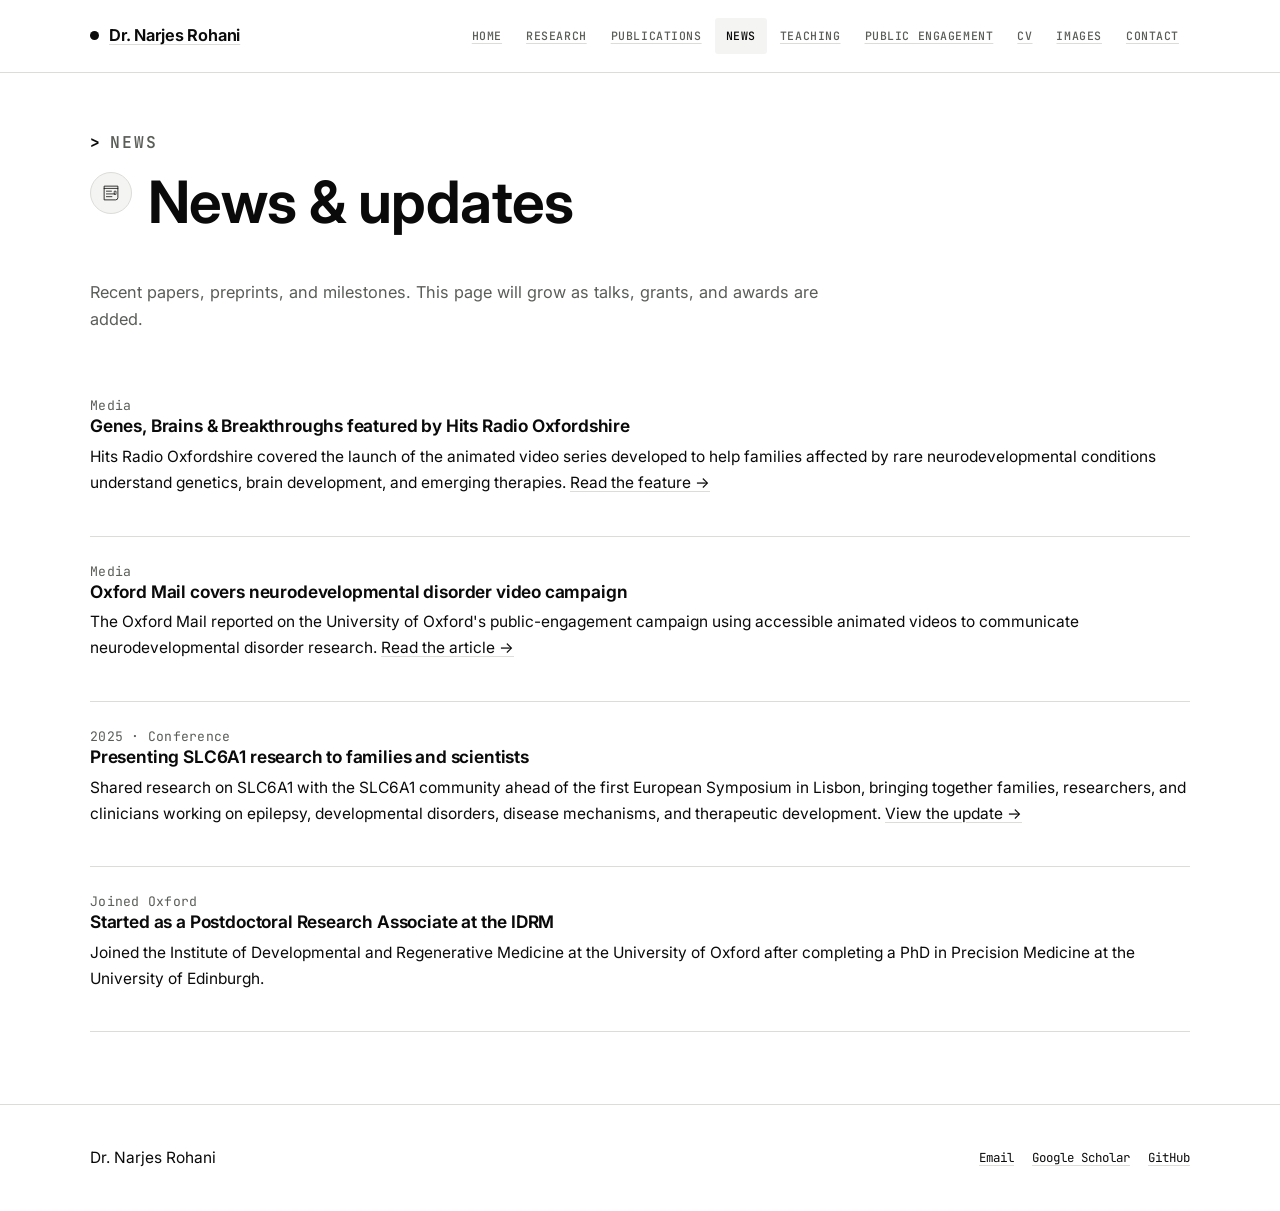
<file: pages/news.html>
<!doctype html>
<html lang="en">
<head>
<meta charset="utf-8">
<meta name="viewport" content="width=device-width, initial-scale=1">
  <title>News & Updates | Dr. Narjes Rohani | University of Oxford</title>
  <meta name="description" content="News, research updates, public engagement, talks, publications and milestones from Dr. Narjes Rohani at the University of Oxford.">
  <meta name="robots" content="index, follow, max-image-preview:large, max-snippet:-1, max-video-preview:-1">
  <link rel="canonical" href="https://narjesrohani.com/pages/news.html">
  <meta property="og:type" content="website">
  <meta property="og:title" content="News & Updates | Dr. Narjes Rohani | University of Oxford">
  <meta property="og:description" content="News, research updates, public engagement, talks, publications and milestones from Dr. Narjes Rohani at the University of Oxford.">
  <meta property="og:url" content="https://narjesrohani.com/pages/news.html">
  <meta property="og:image" content="https://narjesrohani.com/assets/images/personal/profile.jpg">
  <meta property="og:site_name" content="Dr. Narjes Rohani">
  <meta name="twitter:card" content="summary_large_image">
  <meta name="twitter:title" content="News & Updates | Dr. Narjes Rohani | University of Oxford">
  <meta name="twitter:description" content="News, research updates, public engagement, talks, publications and milestones from Dr. Narjes Rohani at the University of Oxford.">
  <meta name="twitter:image" content="https://narjesrohani.com/assets/images/personal/profile.jpg">
  <script type="application/ld+json">
[
  {
    "@context": "https://schema.org",
    "@type": "WebPage",
    "name": "News & Updates | Dr. Narjes Rohani | University of Oxford",
    "url": "https://narjesrohani.com/pages/news.html",
    "description": "News, research updates, public engagement, talks, publications and milestones from Dr. Narjes Rohani at the University of Oxford.",
    "isPartOf": {
      "@type": "WebSite",
      "name": "Dr. Narjes Rohani",
      "url": "https://narjesrohani.com/"
    },
    "about": {
      "@type": "Person",
      "name": "Dr. Narjes Rohani",
      "url": "https://narjesrohani.com/"
    }
  }
]
  </script>

<link rel="icon" type="image/png" sizes="64x64" href="../assets/images/brain-favicon.png?v=2">
<link rel="shortcut icon" href="../favicon.ico?v=2">
<link rel="preconnect" href="https://fonts.googleapis.com">
<link rel="preconnect" href="https://fonts.gstatic.com" crossorigin>
<link href="https://fonts.googleapis.com/css2?family=JetBrains+Mono:wght@400;500;600;700&family=Inter:wght@400;500;600;700&display=swap" rel="stylesheet">
<link rel="stylesheet" href="../assets/css/style.css">
</head>
<body>
<header class="site-header">
  <div class="container nav-wrap">
    <a class="brand" href="../index.html"><span class="mark"></span>Dr. Narjes Rohani</a>
    <button class="menu-toggle" aria-label="Toggle navigation">☰</button>
    <nav class="nav">
        <a href="../index.html">Home</a>
        <a href="projects.html">Research</a>
        <a href="publications.html">Publications</a>
        <a href="news.html" class="active">News</a>
        <a href="teaching.html">Teaching</a>
        <a href="engagement.html">Public engagement</a>
        <a href="cv.html">CV</a>
        <a href="images.html">Images</a>
        <a href="contact.html">Contact</a>
      </nav>
  </div>
</header>

<main class="page container">
  <div class="page-header">
    <p class="eyebrow">NEWS</p>
    <div class="page-title-row"><span class="page-title-icon" aria-hidden="true"><svg viewBox="0 0 48 48" aria-hidden="true"><path d="M9 9h30v25a5 5 0 0 1-5 5H9V9Z" fill="none" stroke="currentColor" stroke-width="1.8"/><path d="M9 14h30M14 20h11M14 26h18M14 32h12" fill="none" stroke="currentColor" stroke-width="1.7" stroke-linecap="round"/><path d="M31 20h4v7h-4z" fill="none" stroke="currentColor" stroke-width="1.5"/></svg></span><div><h1>News &amp; updates</h1></div></div>
    <p>Recent papers, preprints, and milestones. This page will grow as talks, grants, and awards are added.</p>
  </div>

  <div class="list-item">
    <div class="meta">Media</div>
    <h3>Genes, Brains &amp; Breakthroughs featured by Hits Radio Oxfordshire</h3>
    <p>Hits Radio Oxfordshire covered the launch of the animated video series developed to help families affected by rare neurodevelopmental conditions understand genetics, brain development, and emerging therapies. <a href="https://www.hellorayo.co.uk/hits-radio/oxfordshire/news/oxford-videos-to-help-families-facing-rare-genetic-conditions" target="_blank" rel="noopener">Read the feature →</a></p>
  </div>

  <div class="list-item">
    <div class="meta">Media</div>
    <h3>Oxford Mail covers neurodevelopmental disorder video campaign</h3>
    <p>The Oxford Mail reported on the University of Oxford's public-engagement campaign using accessible animated videos to communicate neurodevelopmental disorder research. <a href="https://www.oxfordmail.co.uk/news/26142273.oxford-university-launches-neuro-disorder-video-campaign/" target="_blank" rel="noopener">Read the article →</a></p>
  </div>

  <div class="list-item">
    <div class="meta">2025 · Conference</div>
    <h3>Presenting SLC6A1 research to families and scientists</h3>
    <p>Shared research on SLC6A1 with the SLC6A1 community ahead of the first European Symposium in Lisbon, bringing together families, researchers, and clinicians working on epilepsy, developmental disorders, disease mechanisms, and therapeutic development. <a href="https://www.linkedin.com/posts/narjes-rohani-153b0b168_looking-forward-to-presenting-our-research-activity-7364032194111053827-gSC4" target="_blank" rel="noopener">View the update →</a></p>
  </div>

  <div class="list-item">
    <div class="meta">Joined Oxford</div>
    <h3>Started as a Postdoctoral Research Associate at the IDRM</h3>
    <p>Joined the Institute of Developmental and Regenerative Medicine at the University of Oxford after completing a PhD in Precision Medicine at the University of Edinburgh.</p>
  </div>
</main>

<footer class="footer">
  <div class="container footer-wrap">
    Dr. Narjes Rohani
    <div class="footer-links">
      <a href="mailto:narjes.rohani@paediatrics.ox.ac.uk">Email</a>
      <a href="https://scholar.google.com/citations?user=2zoKXHUAAAAJ&hl=en" target="_blank" rel="noopener">Google Scholar</a>
      <a href="https://github.com/nrohani" target="_blank" rel="noopener">GitHub</a>
    </div>
  </div>
</footer>
<script src="../assets/js/main.js"></script>
</body>
</html>
</file>
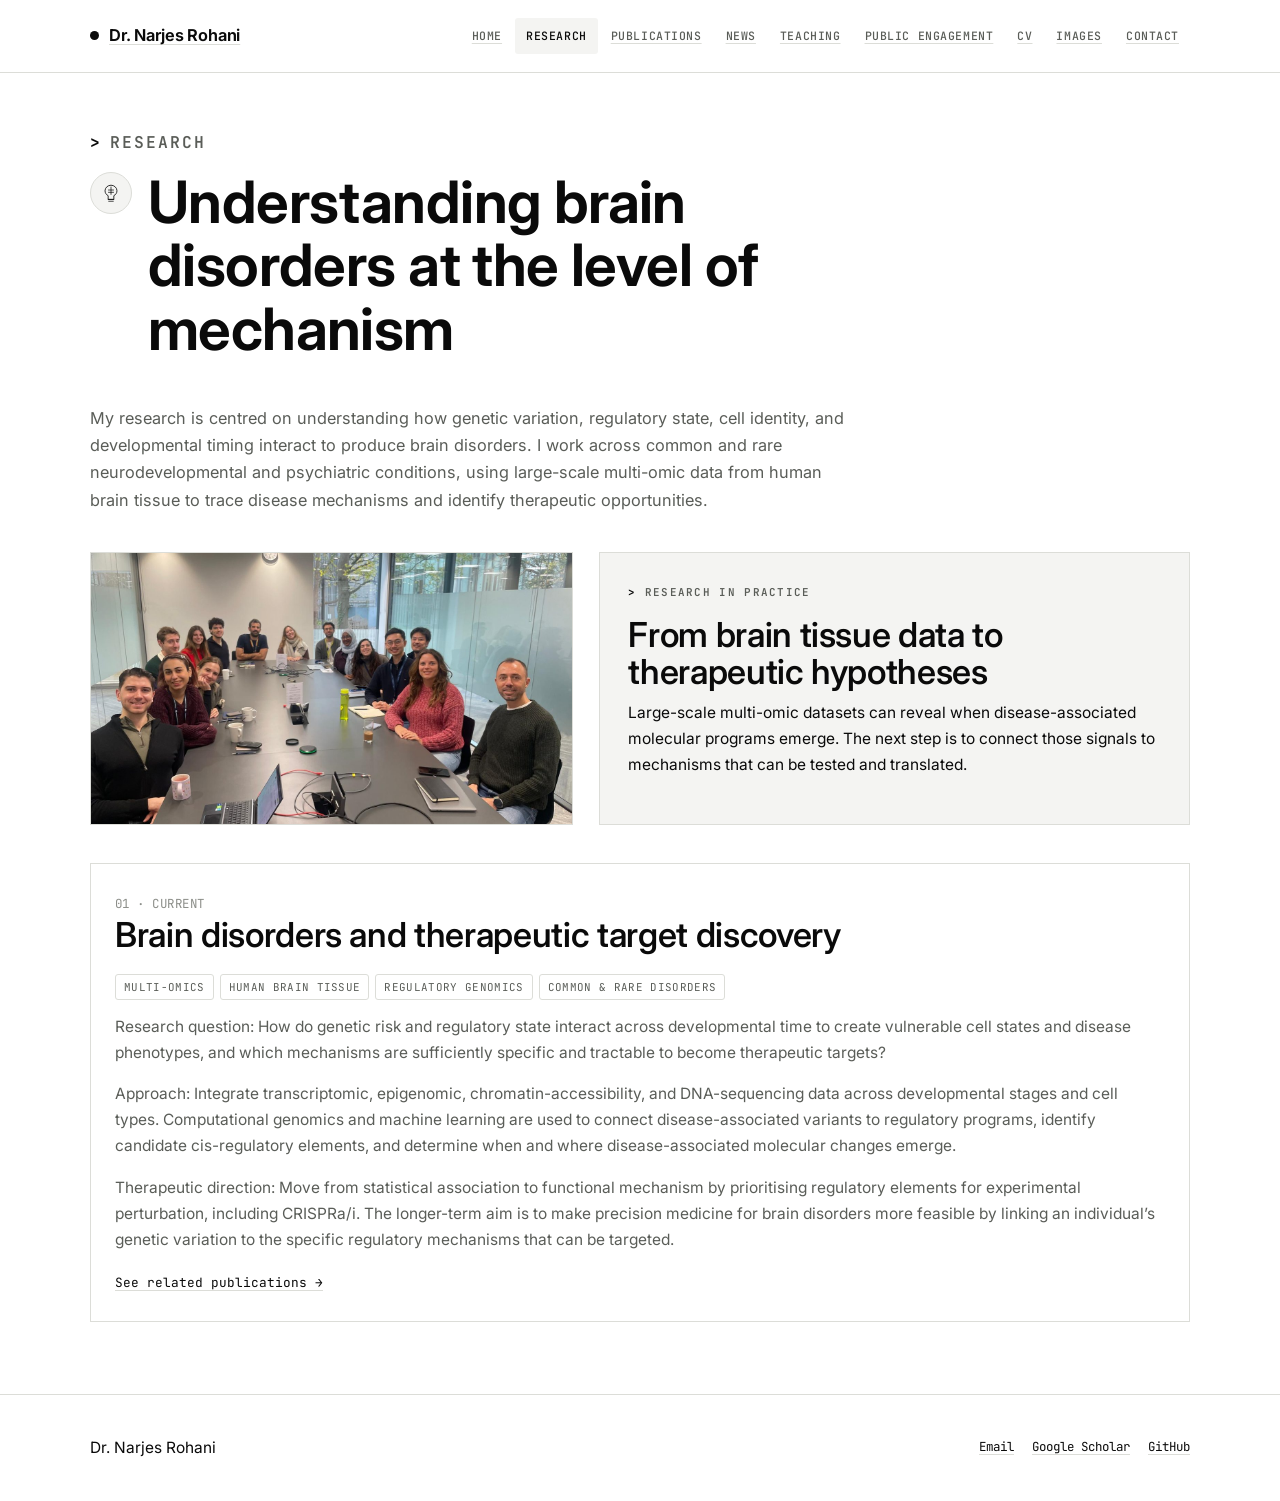
<file: pages/projects.html>
<!doctype html>
<html lang="en">
<head>
<meta charset="utf-8">
<meta name="viewport" content="width=device-width, initial-scale=1">
  <title>Research | Dr. Narjes Rohani | Brain Disorders, Multi-omics & Regulatory Genomics</title>
  <meta name="description" content="Research by Dr. Narjes Rohani on brain-disorder mechanisms, developmental multi-omics, regulatory genomics, common and rare neurodevelopmental and psychiatric disorders, cis-regulatory elements and therapeutic target discovery.">
  <meta name="robots" content="index, follow, max-image-preview:large, max-snippet:-1, max-video-preview:-1">
  <link rel="canonical" href="https://narjesrohani.com/pages/projects.html">
  <meta property="og:type" content="website">
  <meta property="og:title" content="Research | Dr. Narjes Rohani | Brain Disorders, Multi-omics & Regulatory Genomics">
  <meta property="og:description" content="Research by Dr. Narjes Rohani on brain-disorder mechanisms, developmental multi-omics, regulatory genomics, common and rare neurodevelopmental and psychiatric disorders, cis-regulatory elements and therapeutic target discovery.">
  <meta property="og:url" content="https://narjesrohani.com/pages/projects.html">
  <meta property="og:image" content="https://narjesrohani.com/assets/images/personal/profile.jpg">
  <meta property="og:site_name" content="Dr. Narjes Rohani">
  <meta name="twitter:card" content="summary_large_image">
  <meta name="twitter:title" content="Research | Dr. Narjes Rohani | Brain Disorders, Multi-omics & Regulatory Genomics">
  <meta name="twitter:description" content="Research by Dr. Narjes Rohani on brain-disorder mechanisms, developmental multi-omics, regulatory genomics, common and rare neurodevelopmental and psychiatric disorders, cis-regulatory elements and therapeutic target discovery.">
  <meta name="twitter:image" content="https://narjesrohani.com/assets/images/personal/profile.jpg">
  <script type="application/ld+json">
[
  {
    "@context": "https://schema.org",
    "@type": "WebPage",
    "name": "Research | Dr. Narjes Rohani | Brain Disorders, Multi-omics & Regulatory Genomics",
    "url": "https://narjesrohani.com/pages/projects.html",
    "description": "Research by Dr. Narjes Rohani on brain-disorder mechanisms, developmental multi-omics, regulatory genomics, common and rare neurodevelopmental and psychiatric disorders, cis-regulatory elements and therapeutic target discovery.",
    "isPartOf": {
      "@type": "WebSite",
      "name": "Dr. Narjes Rohani",
      "url": "https://narjesrohani.com/"
    },
    "about": {
      "@type": "Person",
      "name": "Dr. Narjes Rohani",
      "url": "https://narjesrohani.com/"
    }
  }
]
  </script>

<link rel="icon" type="image/png" sizes="64x64" href="../assets/images/brain-favicon.png?v=2">
<link rel="shortcut icon" href="../favicon.ico?v=2">
<link rel="preconnect" href="https://fonts.googleapis.com">
<link rel="preconnect" href="https://fonts.gstatic.com" crossorigin>
<link href="https://fonts.googleapis.com/css2?family=JetBrains+Mono:wght@400;500;600;700&amp;family=Inter:wght@400;500;600;700&amp;display=swap" rel="stylesheet">
<link rel="stylesheet" href="../assets/css/style.css">
</head>
<body>
<header class="site-header">
  <div class="container nav-wrap">
    <a class="brand" href="../index.html"><span class="mark"></span>Dr. Narjes Rohani</a>
    <button class="menu-toggle" aria-label="Toggle navigation">☰</button>
    <nav class="nav">
      <a href="../index.html">Home</a>
      <a href="projects.html" class="active">Research</a>
      <a href="publications.html">Publications</a>
      <a href="news.html">News</a>
      <a href="teaching.html">Teaching</a>
      <a href="engagement.html">Public engagement</a>
      <a href="cv.html">CV</a>
      <a href="images.html">Images</a>
      <a href="contact.html">Contact</a>
    </nav>
  </div>
</header>

<main class="page container">
  <div class="page-header">
    <p class="eyebrow">RESEARCH</p>
    <div class="page-title-row"><span class="page-title-icon" aria-hidden="true"><svg viewBox="0 0 48 48" aria-hidden="true"><path d="M24 7c-7 0-13 5.4-13 12.1 0 4.7 2.7 8.8 6.8 10.8V38h12.4v-8.1C34.3 27.9 37 23.8 37 19.1 37 12.4 31 7 24 7Z" fill="none" stroke="currentColor" stroke-width="1.8"/><path d="M18 38h12M19 42h10M18.5 22.5h11M24 11v16M18.5 17.5h11" fill="none" stroke="currentColor" stroke-width="1.6" stroke-linecap="round"/></svg></span><div><h1>Understanding brain disorders at the level of mechanism</h1></div></div>
    <p>My research is centred on understanding how genetic variation, regulatory state, cell identity, and developmental timing interact to produce brain disorders. I work across common and rare neurodevelopmental and psychiatric conditions, using large-scale multi-omic data from human brain tissue to trace disease mechanisms and identify therapeutic opportunities.</p>
  </div>

  <figure class="feature-panel"><div class="feature-media"><img src="../assets/images/personal/lab-meeting.jpg" alt="Research group meeting at Oxford" loading="lazy"></div><figcaption class="feature-copy"><p class="eyebrow">RESEARCH IN PRACTICE</p><h2>From brain tissue data to therapeutic hypotheses</h2><p>Large-scale multi-omic datasets can reveal when disease-associated molecular programs emerge. The next step is to connect those signals to mechanisms that can be tested and translated.</p></figcaption></figure><div class="cards">
    <article class="card">
      <span class="number">01 · CURRENT</span>
      <h2>Brain disorders and therapeutic target discovery</h2>
      <div class="tag-row"><span class="tag">Multi-omics</span><span class="tag">Human brain tissue</span><span class="tag">Regulatory genomics</span><span class="tag">Common &amp; rare disorders</span></div>
      <p>Research question: How do genetic risk and regulatory state interact across developmental time to create vulnerable cell states and disease phenotypes, and which mechanisms are sufficiently specific and tractable to become therapeutic targets?</p>
      <p>Approach: Integrate transcriptomic, epigenomic, chromatin-accessibility, and DNA-sequencing data across developmental stages and cell types. Computational genomics and machine learning are used to connect disease-associated variants to regulatory programs, identify candidate cis-regulatory elements, and determine when and where disease-associated molecular changes emerge.</p>
      <p>Therapeutic direction: Move from statistical association to functional mechanism by prioritising regulatory elements for experimental perturbation, including CRISPRa/i. The longer-term aim is to make precision medicine for brain disorders more feasible by linking an individual’s genetic variation to the specific regulatory mechanisms that can be targeted.</p>
      <a href="publications.html">See related publications →</a>
    </article>
  </div>
</main>

<footer class="footer">
  <div class="container footer-wrap">
    Dr. Narjes Rohani
    <div class="footer-links">
      <a href="mailto:narjes.rohani@paediatrics.ox.ac.uk">Email</a>
      <a href="https://scholar.google.com/citations?user=2zoKXHUAAAAJ&amp;hl=en" target="_blank" rel="noopener">Google Scholar</a>
      <a href="https://github.com/nrohani" target="_blank" rel="noopener">GitHub</a>
    </div>
  </div>
</footer>
<script src="../assets/js/main.js"></script>
</body>
</html>
</file>
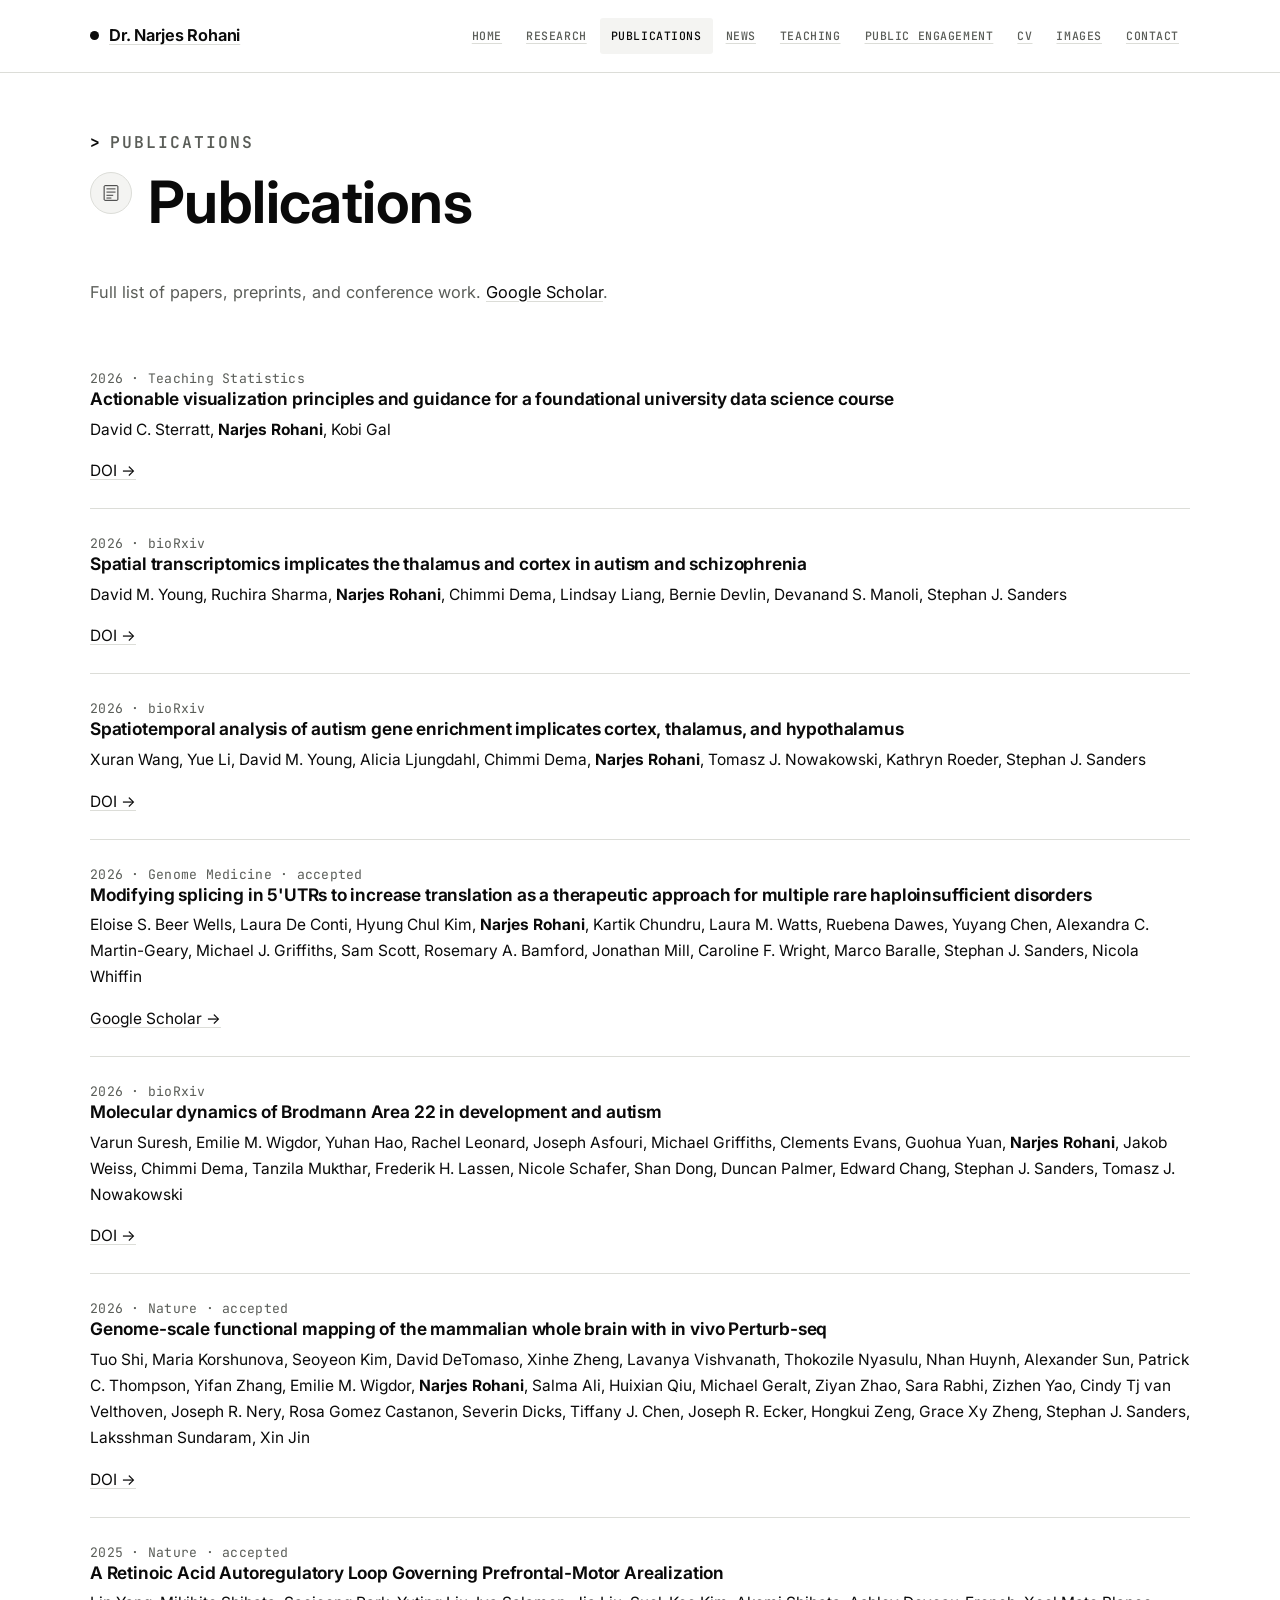
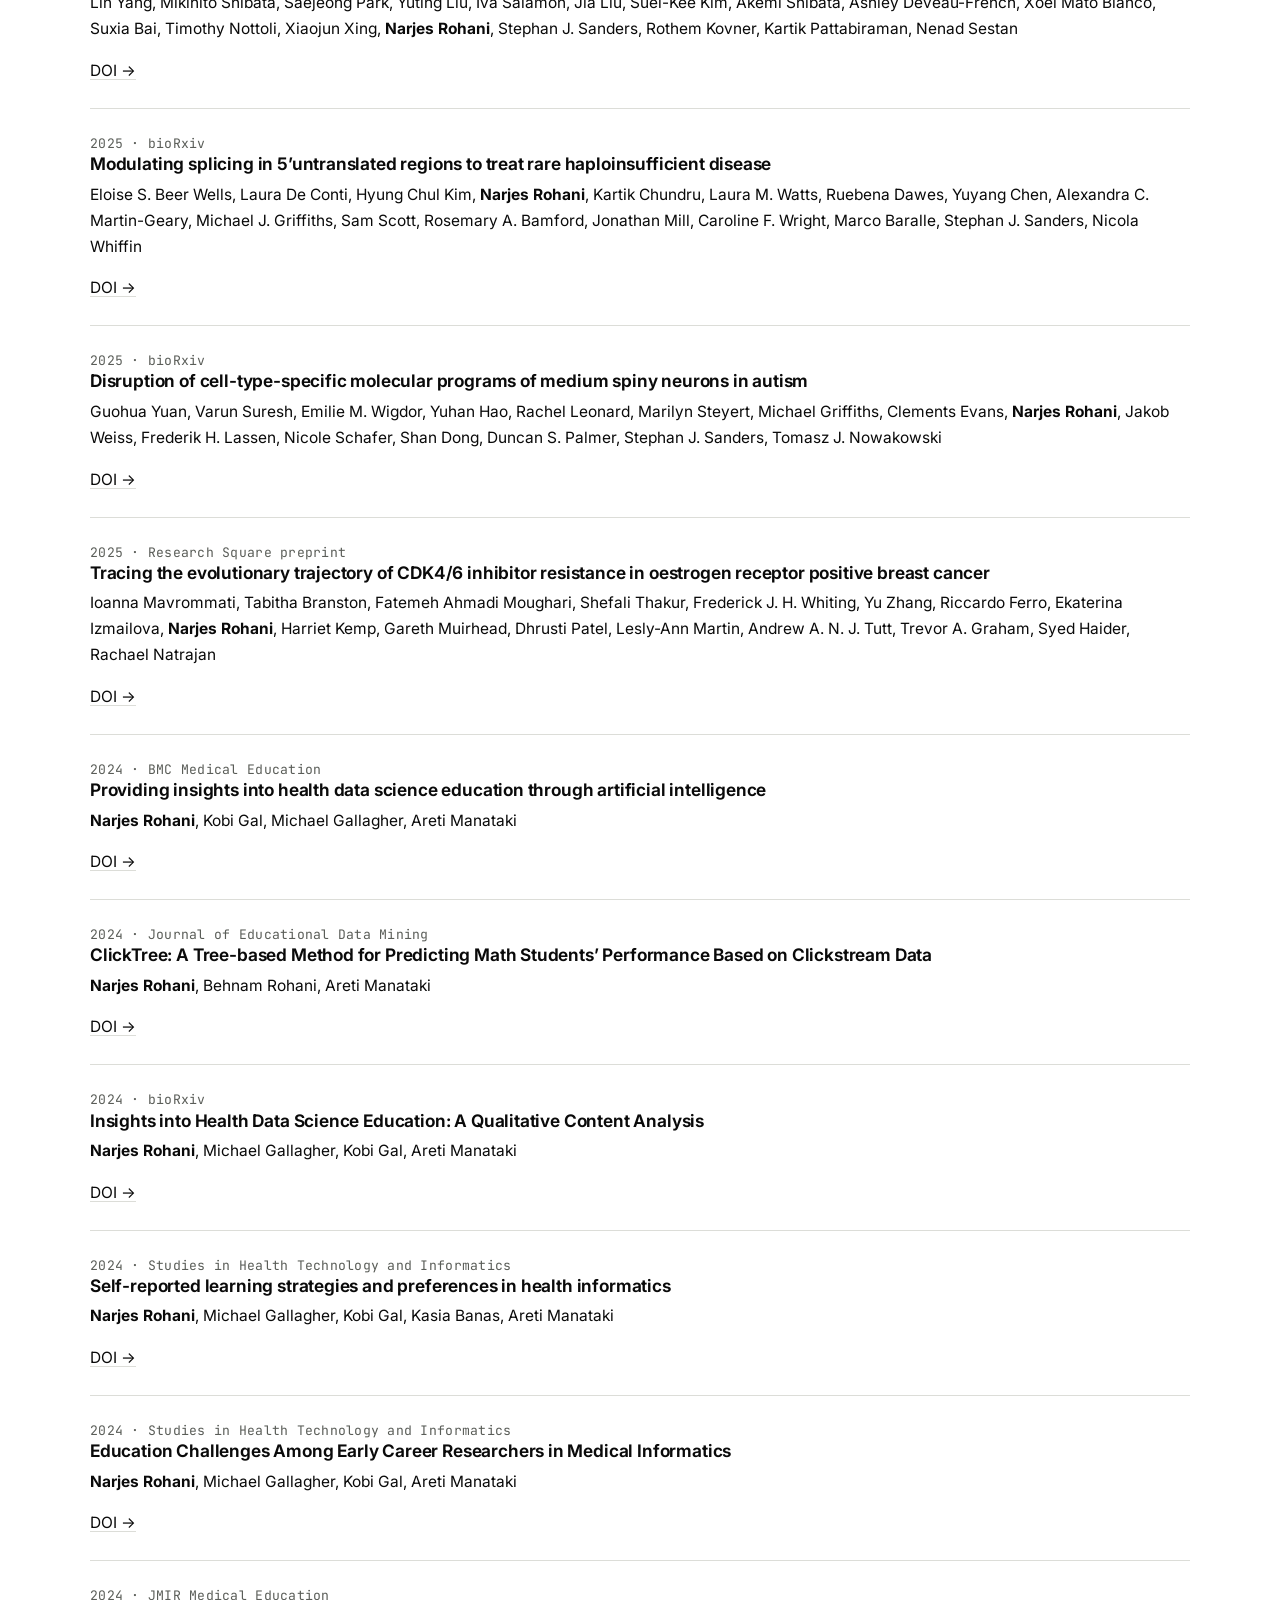
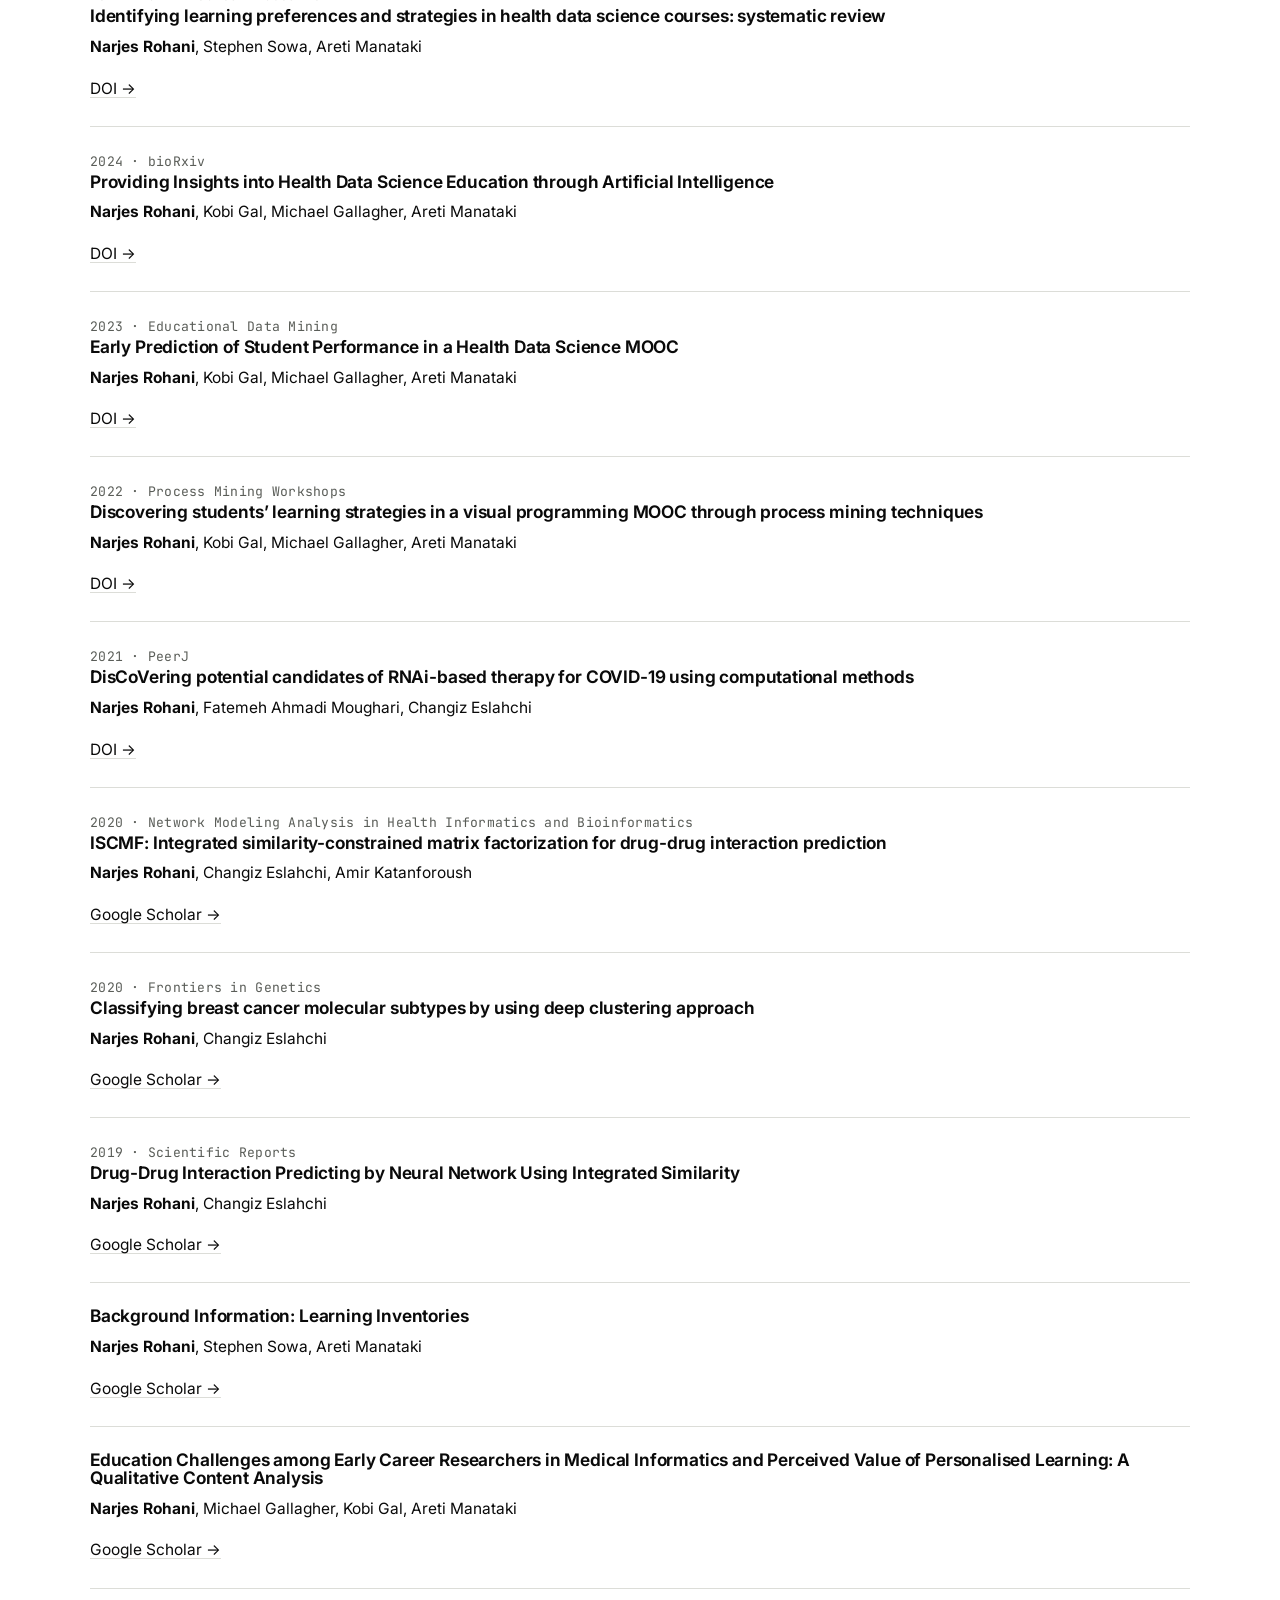
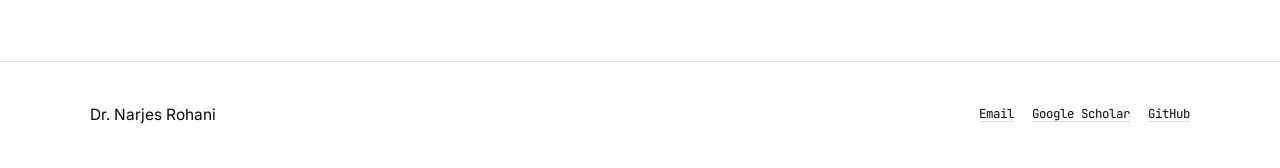
<file: pages/publications.html>
<!doctype html>
<html lang="en">
<head>
<meta charset="utf-8">
<meta name="viewport" content="width=device-width, initial-scale=1">
  <title>Publications | Dr. Narjes Rohani | Genomics, Brain Disorders & Health Data Science</title>
  <meta name="description" content="Publications and preprints by Dr. Narjes Rohani covering brain genomics, developmental neurobiology, regulatory mechanisms, rare disease, health data science and computational biology.">
  <meta name="robots" content="index, follow, max-image-preview:large, max-snippet:-1, max-video-preview:-1">
  <link rel="canonical" href="https://narjesrohani.com/pages/publications.html">
  <meta property="og:type" content="website">
  <meta property="og:title" content="Publications | Dr. Narjes Rohani | Genomics, Brain Disorders & Health Data Science">
  <meta property="og:description" content="Publications and preprints by Dr. Narjes Rohani covering brain genomics, developmental neurobiology, regulatory mechanisms, rare disease, health data science and computational biology.">
  <meta property="og:url" content="https://narjesrohani.com/pages/publications.html">
  <meta property="og:image" content="https://narjesrohani.com/assets/images/personal/profile.jpg">
  <meta property="og:site_name" content="Dr. Narjes Rohani">
  <meta name="twitter:card" content="summary_large_image">
  <meta name="twitter:title" content="Publications | Dr. Narjes Rohani | Genomics, Brain Disorders & Health Data Science">
  <meta name="twitter:description" content="Publications and preprints by Dr. Narjes Rohani covering brain genomics, developmental neurobiology, regulatory mechanisms, rare disease, health data science and computational biology.">
  <meta name="twitter:image" content="https://narjesrohani.com/assets/images/personal/profile.jpg">
  <script type="application/ld+json">
[
  {
    "@context": "https://schema.org",
    "@type": "WebPage",
    "name": "Publications | Dr. Narjes Rohani | Genomics, Brain Disorders & Health Data Science",
    "url": "https://narjesrohani.com/pages/publications.html",
    "description": "Publications and preprints by Dr. Narjes Rohani covering brain genomics, developmental neurobiology, regulatory mechanisms, rare disease, health data science and computational biology.",
    "isPartOf": {
      "@type": "WebSite",
      "name": "Dr. Narjes Rohani",
      "url": "https://narjesrohani.com/"
    },
    "about": {
      "@type": "Person",
      "name": "Dr. Narjes Rohani",
      "url": "https://narjesrohani.com/"
    }
  }
]
  </script>

<link rel="icon" type="image/png" sizes="64x64" href="../assets/images/brain-favicon.png?v=2">
<link rel="shortcut icon" href="../favicon.ico?v=2">
<link rel="preconnect" href="https://fonts.googleapis.com">
<link rel="preconnect" href="https://fonts.gstatic.com" crossorigin>
<link href="https://fonts.googleapis.com/css2?family=Inter:wght@400;500;600;700&amp;family=JetBrains+Mono:wght@400;500;600;700&amp;display=swap" rel="stylesheet">
<link rel="stylesheet" href="../assets/css/style.css">
</head>
<body>
<header class="site-header">
  <div class="container nav-wrap">
    <a class="brand" href="../index.html"><span class="mark"></span>Dr. Narjes Rohani</a>
    <button class="menu-toggle" aria-label="Toggle navigation">☰</button>
    <nav class="nav">
      <a href="../index.html">Home</a>
      <a href="projects.html">Research</a>
      <a href="publications.html" class="active">Publications</a>
      <a href="news.html">News</a>
      <a href="teaching.html">Teaching</a>
      <a href="engagement.html">Public engagement</a>
      <a href="cv.html">CV</a>
      <a href="images.html">Images</a>
      <a href="contact.html">Contact</a>
    </nav>
  </div>
</header>

<main class="page container">
  <div class="page-header">
    <p class="eyebrow">PUBLICATIONS</p>
    <div class="page-title-row"><span class="page-title-icon" aria-hidden="true"><svg viewBox="0 0 48 48" aria-hidden="true"><path d="M11 8h26a2 2 0 0 1 2 2v28a2 2 0 0 1-2 2H11a2 2 0 0 1-2-2V10a2 2 0 0 1 2-2Z" fill="none" stroke="currentColor" stroke-width="1.8"/><path d="M15 15h18M15 22h18M15 29h13M15 35h9" fill="none" stroke="currentColor" stroke-width="1.7" stroke-linecap="round"/></svg></span><div><h1>Publications</h1></div></div>
    <p>Full list of papers, preprints, and conference work. <a href="https://scholar.google.com/citations?user=2zoKXHUAAAAJ&amp;hl=en" target="_blank" rel="noopener">Google Scholar</a>.</p>
  </div>

  <div class="list-item"><div class="meta">2026 · Teaching Statistics</div><h3>Actionable visualization principles and guidance for a foundational university data science course</h3><p class="pub-authors">David C. Sterratt, <strong>Narjes Rohani</strong>, Kobi Gal</p><a href="https://doi.org/10.1002/test.70037" target="_blank" rel="noopener">DOI →</a></div>

  <div class="list-item"><div class="meta">2026 · bioRxiv</div><h3>Spatial transcriptomics implicates the thalamus and cortex in autism and schizophrenia</h3><p class="pub-authors">David M. Young, Ruchira Sharma, <strong>Narjes Rohani</strong>, Chimmi Dema, Lindsay Liang, Bernie Devlin, Devanand S. Manoli, Stephan J. Sanders</p><a href="https://doi.org/10.64898/2026.05.15.724759" target="_blank" rel="noopener">DOI →</a></div>

  <div class="list-item"><div class="meta">2026 · bioRxiv</div><h3>Spatiotemporal analysis of autism gene enrichment implicates cortex, thalamus, and hypothalamus</h3><p class="pub-authors">Xuran Wang, Yue Li, David M. Young, Alicia Ljungdahl, Chimmi Dema, <strong>Narjes Rohani</strong>, Tomasz J. Nowakowski, Kathryn Roeder, Stephan J. Sanders</p><a href="https://doi.org/10.64898/2026.05.14.724487" target="_blank" rel="noopener">DOI →</a></div>

  <div class="list-item"><div class="meta">2026 · Genome Medicine · accepted</div><h3>Modifying splicing in 5'UTRs to increase translation as a therapeutic approach for multiple rare haploinsufficient disorders</h3><p class="pub-authors">Eloise S. Beer Wells, Laura De Conti, Hyung Chul Kim, <strong>Narjes Rohani</strong>, Kartik Chundru, Laura M. Watts, Ruebena Dawes, Yuyang Chen, Alexandra C. Martin-Geary, Michael J. Griffiths, Sam Scott, Rosemary A. Bamford, Jonathan Mill, Caroline F. Wright, Marco Baralle, Stephan J. Sanders, Nicola Whiffin</p><a href="https://scholar.google.com/citations?view_op=view_citation&amp;hl=en&amp;user=2zoKXHUAAAAJ&amp;sortby=pubdate&amp;citation_for_view=2zoKXHUAAAAJ:aqlVkmm33-oC" target="_blank" rel="noopener">Google Scholar →</a></div>

  <div class="list-item"><div class="meta">2026 · bioRxiv</div><h3>Molecular dynamics of Brodmann Area 22 in development and autism</h3><p class="pub-authors">Varun Suresh, Emilie M. Wigdor, Yuhan Hao, Rachel Leonard, Joseph Asfouri, Michael Griffiths, Clements Evans, Guohua Yuan, <strong>Narjes Rohani</strong>, Jakob Weiss, Chimmi Dema, Tanzila Mukthar, Frederik H. Lassen, Nicole Schafer, Shan Dong, Duncan Palmer, Edward Chang, Stephan J. Sanders, Tomasz J. Nowakowski</p><a href="https://doi.org/10.64898/2026.03.31.715694" target="_blank" rel="noopener">DOI →</a></div>

  <div class="list-item"><div class="meta">2026 · Nature · accepted</div><h3>Genome-scale functional mapping of the mammalian whole brain with in vivo Perturb-seq</h3><p class="pub-authors">Tuo Shi, Maria Korshunova, Seoyeon Kim, David DeTomaso, Xinhe Zheng, Lavanya Vishvanath, Thokozile Nyasulu, Nhan Huynh, Alexander Sun, Patrick C. Thompson, Yifan Zhang, Emilie M. Wigdor, <strong>Narjes Rohani</strong>, Salma Ali, Huixian Qiu, Michael Geralt, Ziyan Zhao, Sara Rabhi, Zizhen Yao, Cindy Tj van Velthoven, Joseph R. Nery, Rosa Gomez Castanon, Severin Dicks, Tiffany J. Chen, Joseph R. Ecker, Hongkui Zeng, Grace Xy Zheng, Stephan J. Sanders, Laksshman Sundaram, Xin Jin</p><a href="https://doi.org/10.64898/2026.03.16.711480" target="_blank" rel="noopener">DOI →</a></div>

  <div class="list-item"><div class="meta">2025 · Nature · accepted</div><h3>A Retinoic Acid Autoregulatory Loop Governing Prefrontal-Motor Arealization</h3><p class="pub-authors">Lin Yang, Mikihito Shibata, Saejeong Park, Yuting Liu, Iva Salamon, Jia Liu, Suel-Kee Kim, Akemi Shibata, Ashley Deveau-French, Xoel Mato Blanco, Suxia Bai, Timothy Nottoli, Xiaojun Xing, <strong>Narjes Rohani</strong>, Stephan J. Sanders, Rothem Kovner, Kartik Pattabiraman, Nenad Sestan</p><a href="https://doi.org/10.64898/2025.12.23.696038" target="_blank" rel="noopener">DOI →</a></div>

  <div class="list-item"><div class="meta">2025 · bioRxiv</div><h3>Modulating splicing in 5’untranslated regions to treat rare haploinsufficient disease</h3><p class="pub-authors">Eloise S. Beer Wells, Laura De Conti, Hyung Chul Kim, <strong>Narjes Rohani</strong>, Kartik Chundru, Laura M. Watts, Ruebena Dawes, Yuyang Chen, Alexandra C. Martin-Geary, Michael J. Griffiths, Sam Scott, Rosemary A. Bamford, Jonathan Mill, Caroline F. Wright, Marco Baralle, Stephan J. Sanders, Nicola Whiffin</p><a href="https://doi.org/10.64898/2025.12.07.692584" target="_blank" rel="noopener">DOI →</a></div>

  <div class="list-item"><div class="meta">2025 · bioRxiv</div><h3>Disruption of cell-type-specific molecular programs of medium spiny neurons in autism</h3><p class="pub-authors">Guohua Yuan, Varun Suresh, Emilie M. Wigdor, Yuhan Hao, Rachel Leonard, Marilyn Steyert, Michael Griffiths, Clements Evans, <strong>Narjes Rohani</strong>, Jakob Weiss, Frederik H. Lassen, Nicole Schafer, Shan Dong, Duncan S. Palmer, Stephan J. Sanders, Tomasz J. Nowakowski</p><a href="https://doi.org/10.1101/2025.11.05.686845" target="_blank" rel="noopener">DOI →</a></div>

  <div class="list-item"><div class="meta">2025 · Research Square preprint</div><h3>Tracing the evolutionary trajectory of CDK4/6 inhibitor resistance in oestrogen receptor positive breast cancer</h3><p class="pub-authors">Ioanna Mavrommati, Tabitha Branston, Fatemeh Ahmadi Moughari, Shefali Thakur, Frederick J. H. Whiting, Yu Zhang, Riccardo Ferro, Ekaterina Izmailova, <strong>Narjes Rohani</strong>, Harriet Kemp, Gareth Muirhead, Dhrusti Patel, Lesly-Ann Martin, Andrew A. N. J. Tutt, Trevor A. Graham, Syed Haider, Rachael Natrajan</p><a href="https://doi.org/10.21203/rs.3.rs-7488427/v1" target="_blank" rel="noopener">DOI →</a></div>

  <div class="list-item"><div class="meta">2024 · BMC Medical Education</div><h3>Providing insights into health data science education through artificial intelligence</h3><p class="pub-authors"><strong>Narjes Rohani</strong>, Kobi Gal, Michael Gallagher, Areti Manataki</p><a href="https://doi.org/10.1186/s12909-024-05555-3" target="_blank" rel="noopener">DOI →</a></div>

  <div class="list-item"><div class="meta">2024 · Journal of Educational Data Mining</div><h3>ClickTree: A Tree-based Method for Predicting Math Students’ Performance Based on Clickstream Data</h3><p class="pub-authors"><strong>Narjes Rohani</strong>, Behnam Rohani, Areti Manataki</p><a href="https://doi.org/10.5281/zenodo.13627655" target="_blank" rel="noopener">DOI →</a></div>

  <div class="list-item"><div class="meta">2024 · bioRxiv</div><h3>Insights into Health Data Science Education: A Qualitative Content Analysis</h3><p class="pub-authors"><strong>Narjes Rohani</strong>, Michael Gallagher, Kobi Gal, Areti Manataki</p><a href="https://doi.org/10.1101/2024.09.23.614482" target="_blank" rel="noopener">DOI →</a></div>

  <div class="list-item"><div class="meta">2024 · Studies in Health Technology and Informatics</div><h3>Self-reported learning strategies and preferences in health informatics</h3><p class="pub-authors"><strong>Narjes Rohani</strong>, Michael Gallagher, Kobi Gal, Kasia Banas, Areti Manataki</p><a href="https://doi.org/10.3233/SHTI240710" target="_blank" rel="noopener">DOI →</a></div>

  <div class="list-item"><div class="meta">2024 · Studies in Health Technology and Informatics</div><h3>Education Challenges Among Early Career Researchers in Medical Informatics</h3><p class="pub-authors"><strong>Narjes Rohani</strong>, Michael Gallagher, Kobi Gal, Areti Manataki</p><a href="https://doi.org/10.3233/SHTI240701" target="_blank" rel="noopener">DOI →</a></div>

  <div class="list-item"><div class="meta">2024 · JMIR Medical Education</div><h3>Identifying learning preferences and strategies in health data science courses: systematic review</h3><p class="pub-authors"><strong>Narjes Rohani</strong>, Stephen Sowa, Areti Manataki</p><a href="https://doi.org/10.2196/50667" target="_blank" rel="noopener">DOI →</a></div>

  <div class="list-item"><div class="meta">2024 · bioRxiv</div><h3>Providing Insights into Health Data Science Education through Artificial Intelligence</h3><p class="pub-authors"><strong>Narjes Rohani</strong>, Kobi Gal, Michael Gallagher, Areti Manataki</p><a href="https://doi.org/10.1101/2024.03.22.586308" target="_blank" rel="noopener">DOI →</a></div>

  <div class="list-item"><div class="meta">2023 · Educational Data Mining</div><h3>Early Prediction of Student Performance in a Health Data Science MOOC</h3><p class="pub-authors"><strong>Narjes Rohani</strong>, Kobi Gal, Michael Gallagher, Areti Manataki</p><a href="https://doi.org/10.5281/zenodo.8115721" target="_blank" rel="noopener">DOI →</a></div>

  <div class="list-item"><div class="meta">2022 · Process Mining Workshops</div><h3>Discovering students’ learning strategies in a visual programming MOOC through process mining techniques</h3><p class="pub-authors"><strong>Narjes Rohani</strong>, Kobi Gal, Michael Gallagher, Areti Manataki</p><a href="https://doi.org/10.1007/978-3-031-27815-0_39" target="_blank" rel="noopener">DOI →</a></div>

  <div class="list-item"><div class="meta">2021 · PeerJ</div><h3>DisCoVering potential candidates of RNAi-based therapy for COVID-19 using computational methods</h3><p class="pub-authors"><strong>Narjes Rohani</strong>, Fatemeh Ahmadi Moughari, Changiz Eslahchi</p><a href="https://doi.org/10.7717/peerj.10505" target="_blank" rel="noopener">DOI →</a></div>

  <div class="list-item"><div class="meta">2020 · Network Modeling Analysis in Health Informatics and Bioinformatics</div><h3>ISCMF: Integrated similarity-constrained matrix factorization for drug-drug interaction prediction</h3><p class="pub-authors"><strong>Narjes Rohani</strong>, Changiz Eslahchi, Amir Katanforoush</p><a href="https://scholar.google.com/citations?view_op=view_citation&amp;hl=en&amp;user=2zoKXHUAAAAJ&amp;cstart=20&amp;pagesize=80&amp;sortby=pubdate&amp;citation_for_view=2zoKXHUAAAAJ:9yKSN-GCB0IC" target="_blank" rel="noopener">Google Scholar →</a></div>

  <div class="list-item"><div class="meta">2020 · Frontiers in Genetics</div><h3>Classifying breast cancer molecular subtypes by using deep clustering approach</h3><p class="pub-authors"><strong>Narjes Rohani</strong>, Changiz Eslahchi</p><a href="https://scholar.google.com/citations?view_op=view_citation&amp;hl=en&amp;user=2zoKXHUAAAAJ&amp;cstart=20&amp;pagesize=80&amp;sortby=pubdate&amp;citation_for_view=2zoKXHUAAAAJ:zYLM7Y9cAGgC" target="_blank" rel="noopener">Google Scholar →</a></div>

  <div class="list-item"><div class="meta">2019 · Scientific Reports</div><h3>Drug-Drug Interaction Predicting by Neural Network Using Integrated Similarity</h3><p class="pub-authors"><strong>Narjes Rohani</strong>, Changiz Eslahchi</p><a href="https://scholar.google.com/citations?view_op=view_citation&amp;hl=en&amp;user=2zoKXHUAAAAJ&amp;cstart=20&amp;pagesize=80&amp;sortby=pubdate&amp;citation_for_view=2zoKXHUAAAAJ:u-x6o8ySG0sC" target="_blank" rel="noopener">Google Scholar →</a></div>

  <div class="list-item"><h3>Background Information: Learning Inventories</h3><p class="pub-authors"><strong>Narjes Rohani</strong>, Stephen Sowa, Areti Manataki</p><a href="https://scholar.google.com/citations?view_op=view_citation&amp;hl=en&amp;user=2zoKXHUAAAAJ&amp;cstart=20&amp;pagesize=80&amp;sortby=pubdate&amp;citation_for_view=2zoKXHUAAAAJ:3fE2CSJIrl8C" target="_blank" rel="noopener">Google Scholar →</a></div>

  <div class="list-item"><h3>Education Challenges among Early Career Researchers in Medical Informatics and Perceived Value of Personalised Learning: A Qualitative Content Analysis</h3><p class="pub-authors"><strong>Narjes Rohani</strong>, Michael Gallagher, Kobi Gal, Areti Manataki</p><a href="https://scholar.google.com/citations?view_op=view_citation&amp;hl=en&amp;user=2zoKXHUAAAAJ&amp;cstart=20&amp;pagesize=80&amp;sortby=pubdate&amp;citation_for_view=2zoKXHUAAAAJ:roLk4NBRz8UC" target="_blank" rel="noopener">Google Scholar →</a></div>
</main>

<footer class="footer">
  <div class="container footer-wrap">
    Dr. Narjes Rohani<div class="footer-links">
      <a href="mailto:narjes.rohani@paediatrics.ox.ac.uk">Email</a>
      <a href="https://scholar.google.com/citations?user=2zoKXHUAAAAJ&amp;hl=en" target="_blank" rel="noopener">Google Scholar</a>
      <a href="https://github.com/nrohani" target="_blank" rel="noopener">GitHub</a>
    </div>
  </div>
</footer>
<script src="../assets/js/main.js"></script>
</body>
</html>
</file>
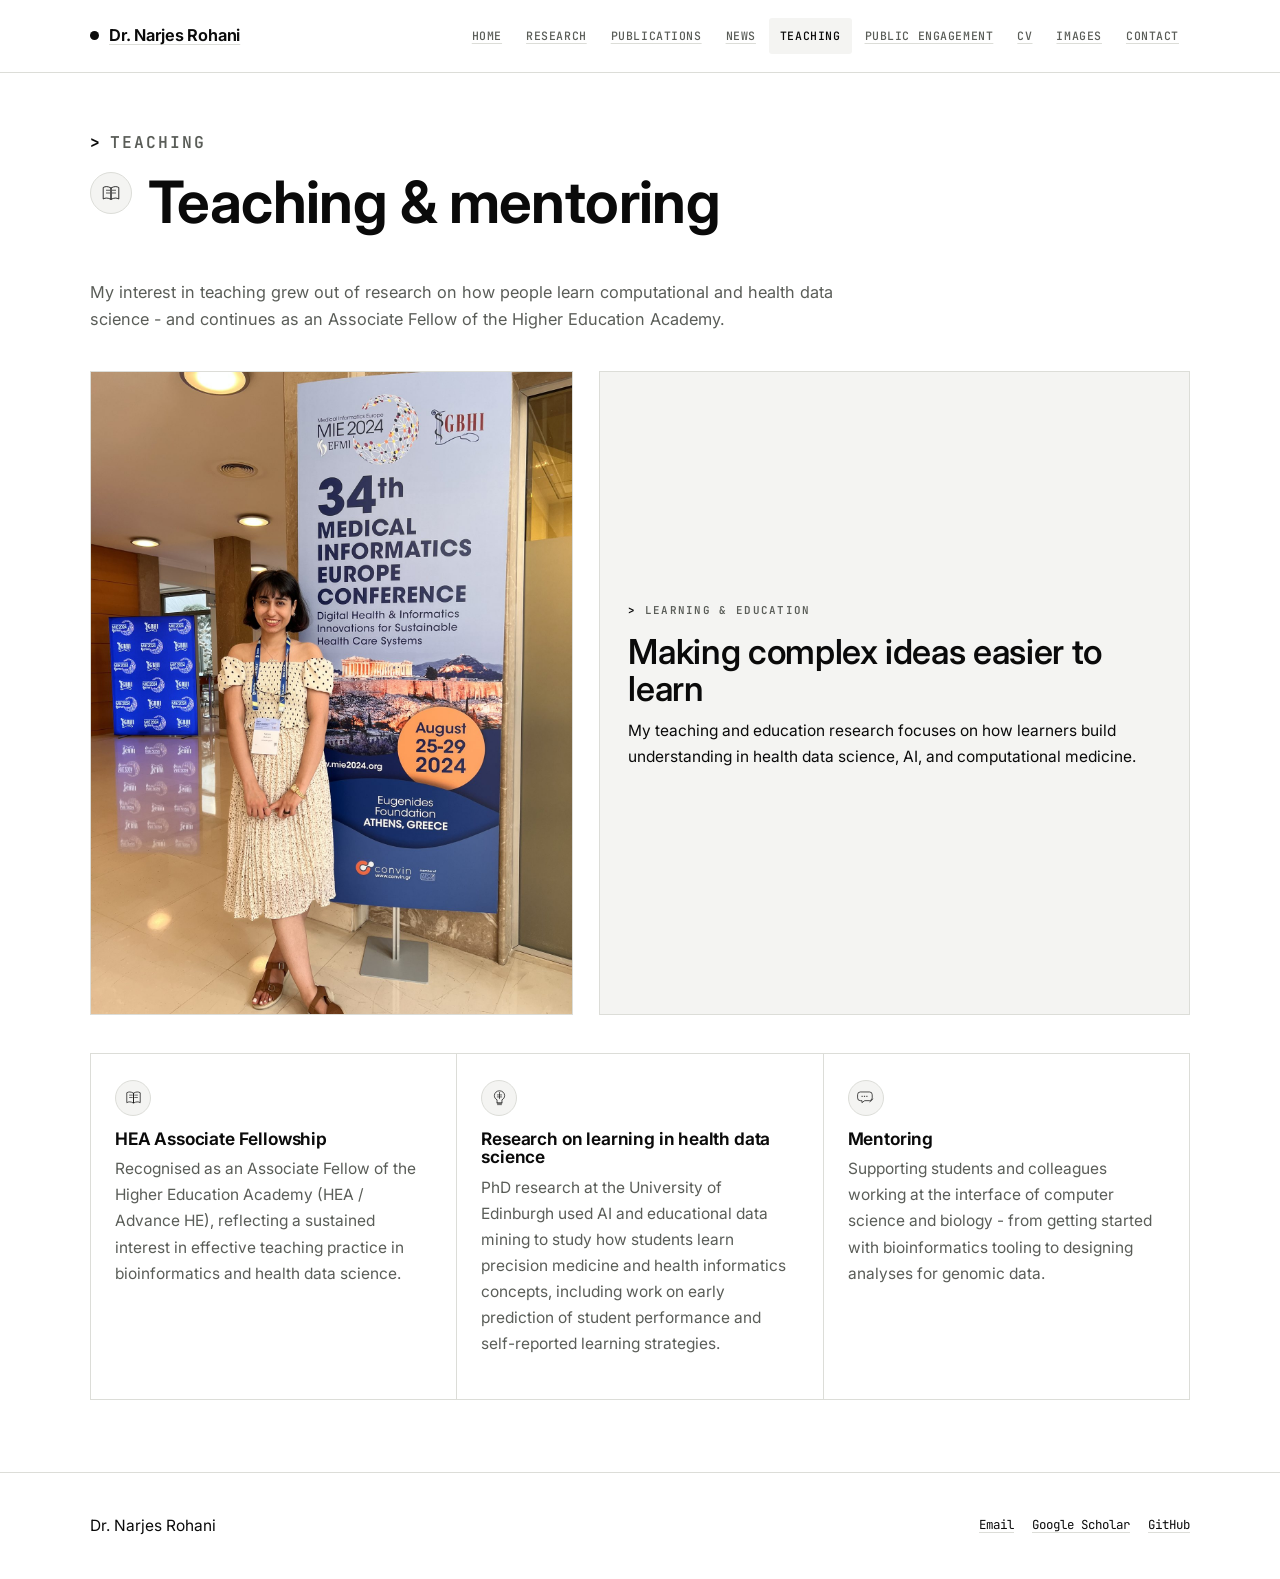
<file: pages/teaching.html>
<!doctype html>
<html lang="en">
<head>
<meta charset="utf-8">
<meta name="viewport" content="width=device-width, initial-scale=1">
  <title>Teaching & Mentoring | Dr. Narjes Rohani | Health Data Science</title>
  <meta name="description" content="Teaching, mentoring and education research by Dr. Narjes Rohani, including health data science, artificial intelligence and how people learn complex biomedical concepts.">
  <meta name="robots" content="index, follow, max-image-preview:large, max-snippet:-1, max-video-preview:-1">
  <link rel="canonical" href="https://narjesrohani.com/pages/teaching.html">
  <meta property="og:type" content="website">
  <meta property="og:title" content="Teaching & Mentoring | Dr. Narjes Rohani | Health Data Science">
  <meta property="og:description" content="Teaching, mentoring and education research by Dr. Narjes Rohani, including health data science, artificial intelligence and how people learn complex biomedical concepts.">
  <meta property="og:url" content="https://narjesrohani.com/pages/teaching.html">
  <meta property="og:image" content="https://narjesrohani.com/assets/images/personal/profile.jpg">
  <meta property="og:site_name" content="Dr. Narjes Rohani">
  <meta name="twitter:card" content="summary_large_image">
  <meta name="twitter:title" content="Teaching & Mentoring | Dr. Narjes Rohani | Health Data Science">
  <meta name="twitter:description" content="Teaching, mentoring and education research by Dr. Narjes Rohani, including health data science, artificial intelligence and how people learn complex biomedical concepts.">
  <meta name="twitter:image" content="https://narjesrohani.com/assets/images/personal/profile.jpg">
  <script type="application/ld+json">
[
  {
    "@context": "https://schema.org",
    "@type": "WebPage",
    "name": "Teaching & Mentoring | Dr. Narjes Rohani | Health Data Science",
    "url": "https://narjesrohani.com/pages/teaching.html",
    "description": "Teaching, mentoring and education research by Dr. Narjes Rohani, including health data science, artificial intelligence and how people learn complex biomedical concepts.",
    "isPartOf": {
      "@type": "WebSite",
      "name": "Dr. Narjes Rohani",
      "url": "https://narjesrohani.com/"
    },
    "about": {
      "@type": "Person",
      "name": "Dr. Narjes Rohani",
      "url": "https://narjesrohani.com/"
    }
  }
]
  </script>

<link rel="icon" type="image/png" sizes="64x64" href="../assets/images/brain-favicon.png?v=2">
<link rel="shortcut icon" href="../favicon.ico?v=2">
<link rel="preconnect" href="https://fonts.googleapis.com">
<link rel="preconnect" href="https://fonts.gstatic.com" crossorigin>
<link href="https://fonts.googleapis.com/css2?family=JetBrains+Mono:wght@400;500;600;700&family=Inter:wght@400;500;600;700&display=swap" rel="stylesheet">
<link rel="stylesheet" href="../assets/css/style.css">
</head>
<body>
<header class="site-header">
  <div class="container nav-wrap">
    <a class="brand" href="../index.html"><span class="mark"></span>Dr. Narjes Rohani</a>
    <button class="menu-toggle" aria-label="Toggle navigation">☰</button>
    <nav class="nav">
        <a href="../index.html">Home</a>
        <a href="projects.html">Research</a>
        <a href="publications.html">Publications</a>
        <a href="news.html">News</a>
        <a href="teaching.html" class="active">Teaching</a>
        <a href="engagement.html">Public engagement</a>
        <a href="cv.html">CV</a>
        <a href="images.html">Images</a>
        <a href="contact.html">Contact</a>
      </nav>
  </div>
</header>

<main class="page container">
  <div class="page-header">
    <p class="eyebrow">TEACHING</p>
    <div class="page-title-row"><span class="page-title-icon" aria-hidden="true"><svg viewBox="0 0 48 48" aria-hidden="true"><path d="M7 12c5-2.8 10-2.8 17 1v25c-7-3.8-12-3.8-17-1V12ZM41 12c-5-2.8-10-2.8-17 1v25c7-3.8 12-3.8 17-1V12Z" fill="none" stroke="currentColor" stroke-width="1.8"/><path d="M14 18h7M27 18h7M14 24h7M27 24h7" fill="none" stroke="currentColor" stroke-width="1.5" stroke-linecap="round"/></svg></span><div><h1>Teaching &amp; mentoring</h1></div></div>
    <p>My interest in teaching grew out of research on how people learn computational and health data science  -  and continues as an Associate Fellow of the Higher Education Academy.</p>
  </div>

  <figure class="feature-panel"><div class="feature-media"><img src="../assets/images/personal/mie2024-conference.jpg" alt="Dr. Narjes Rohani at Medical Informatics Europe 2024" loading="lazy"></div><figcaption class="feature-copy"><p class="eyebrow">LEARNING &amp; EDUCATION</p><h2>Making complex ideas easier to learn</h2><p>My teaching and education research focuses on how learners build understanding in health data science, AI, and computational medicine.</p></figcaption></figure><div class="cards three">
    <article class="card">
      <div class="card-icon" aria-hidden="true"><svg viewBox="0 0 48 48" aria-hidden="true"><path d="M7 12c5-2.8 10-2.8 17 1v25c-7-3.8-12-3.8-17-1V12ZM41 12c-5-2.8-10-2.8-17 1v25c7-3.8 12-3.8 17-1V12Z" fill="none" stroke="currentColor" stroke-width="1.8"/><path d="M14 18h7M27 18h7M14 24h7M27 24h7" fill="none" stroke="currentColor" stroke-width="1.5" stroke-linecap="round"/></svg></div><h3>HEA Associate Fellowship</h3>
      <p>Recognised as an Associate Fellow of the Higher Education Academy (HEA / Advance HE), reflecting a sustained interest in effective teaching practice in bioinformatics and health data science.</p>
    </article>
    <article class="card">
      <div class="card-icon" aria-hidden="true"><svg viewBox="0 0 48 48" aria-hidden="true"><path d="M24 7c-7 0-13 5.4-13 12.1 0 4.7 2.7 8.8 6.8 10.8V38h12.4v-8.1C34.3 27.9 37 23.8 37 19.1 37 12.4 31 7 24 7Z" fill="none" stroke="currentColor" stroke-width="1.8"/><path d="M18 38h12M19 42h10M18.5 22.5h11M24 11v16M18.5 17.5h11" fill="none" stroke="currentColor" stroke-width="1.6" stroke-linecap="round"/></svg></div><h3>Research on learning in health data science</h3>
      <p>PhD research at the University of Edinburgh used AI and educational data mining to study how students learn precision medicine and health informatics concepts, including work on early prediction of student performance and self-reported learning strategies.</p>
    </article>
    <article class="card">
      <div class="card-icon" aria-hidden="true"><svg viewBox="0 0 48 48" aria-hidden="true"><path d="M9 10h23a7 7 0 0 1 7 7v8a7 7 0 0 1-7 7H20l-7 5v-5H9a7 7 0 0 1-7-7v-8a7 7 0 0 1 7-7Z" transform="translate(2 0)" fill="none" stroke="currentColor" stroke-width="1.8"/><path d="M15 21h1M21 21h1M27 21h1" stroke="currentColor" stroke-width="2.2" stroke-linecap="round"/><path d="M35 35c3.2-1.6 5.6-4 7.2-7.2" fill="none" stroke="currentColor" stroke-width="1.6" stroke-linecap="round"/></svg></div><h3>Mentoring</h3>
      <p>Supporting students and colleagues working at the interface of computer science and biology  -  from getting started with bioinformatics tooling to designing analyses for genomic data.</p>
    </article>
  </div>
</main>

<footer class="footer">
  <div class="container footer-wrap">
    Dr. Narjes Rohani
    <div class="footer-links">
      <a href="mailto:narjes.rohani@paediatrics.ox.ac.uk">Email</a>
      <a href="https://scholar.google.com/citations?user=2zoKXHUAAAAJ&hl=en" target="_blank" rel="noopener">Google Scholar</a>
      <a href="https://github.com/nrohani" target="_blank" rel="noopener">GitHub</a>
    </div>
  </div>
</footer>
<script src="../assets/js/main.js"></script>
</body>
</html>
</file>
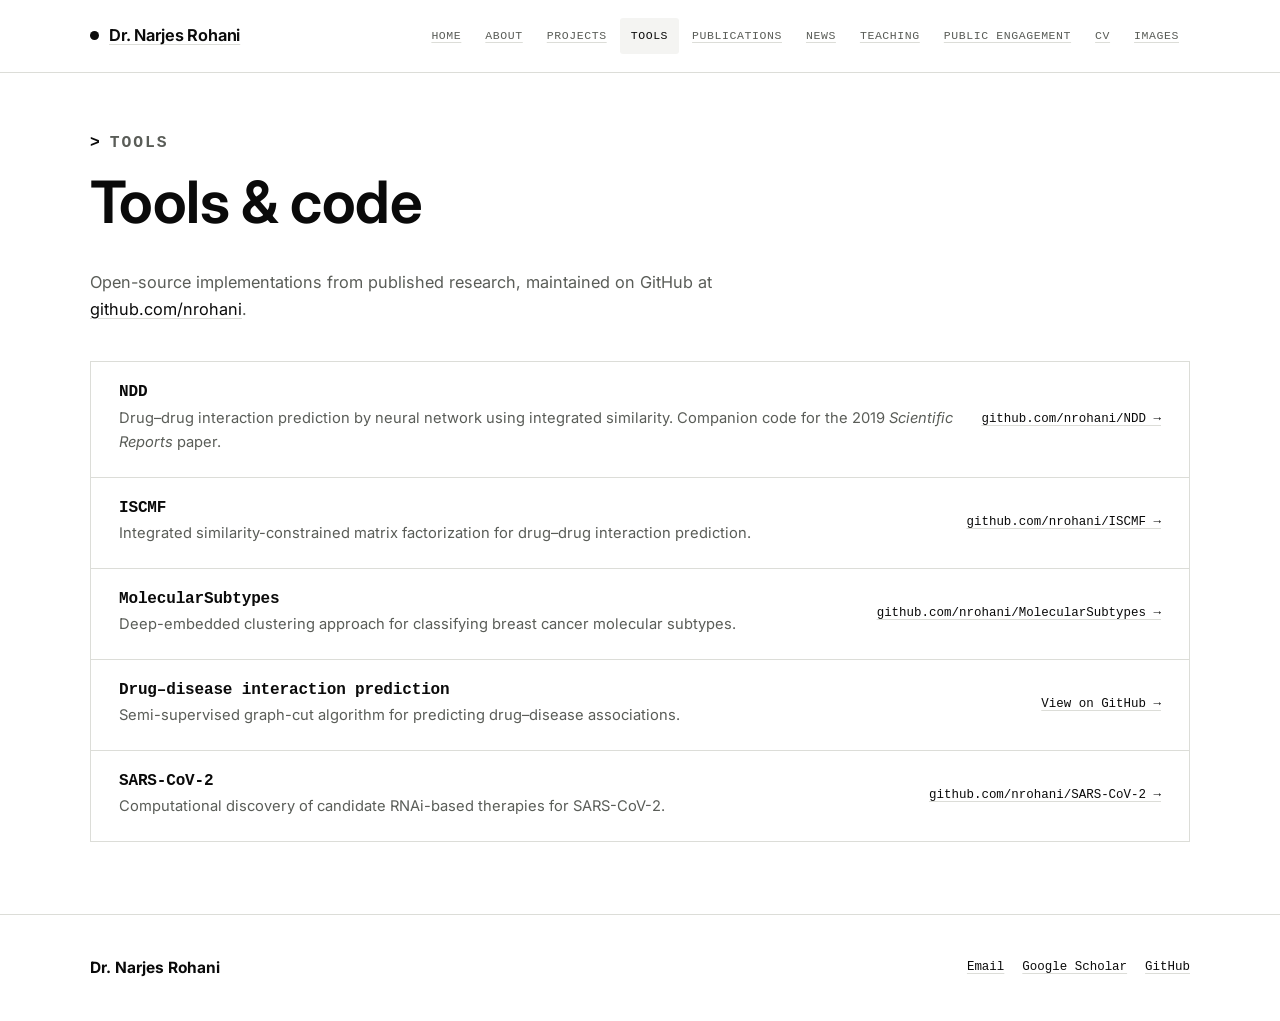
<file: pages/tools.html>
<!doctype html>
<html lang="en">
<head>
<meta charset="utf-8">
<meta name="viewport" content="width=device-width, initial-scale=1">
<title>Tools | Dr. Narjes Rohani</title>
<meta name="description" content="Open-source tools and code by Dr. Narjes Rohani for drug interaction prediction, molecular subtyping, and computational biology.">
<link rel="icon" href="../assets/images/favicon.svg" type="image/svg+xml">
<link rel="preconnect" href="https://fonts.googleapis.com">
<link rel="preconnect" href="https://fonts.gstatic.com" crossorigin>
<link href="https://fonts.googleapis.com/css2?family=Inter:wght@400;500;600;700;800&display=swap" rel="stylesheet">
<link rel="stylesheet" href="../assets/css/style.css">
</head>
<body>
<header class="site-header">
  <div class="container nav-wrap">
    <a class="brand" href="../index.html"><span class="mark"></span>Dr. Narjes Rohani</a>
    <button class="menu-toggle" aria-label="Toggle navigation">☰</button>
    <nav class="nav">
      <a href="../index.html">Home</a>
      <a href="about.html">About</a>
      <a href="projects.html">Projects</a>
      <a href="tools.html" class="active">Tools</a>
      <a href="publications.html">Publications</a>
      <a href="news.html">News</a>
      <a href="teaching.html">Teaching</a>
      <a href="engagement.html">Public engagement</a>
      <a href="cv.html">CV</a>
      <a href="images.html">Images</a>
    </nav>
  </div>
</header>

<main class="page container">
  <div class="page-header">
    <p class="eyebrow">TOOLS</p>
    <h1>Tools &amp; code</h1>
    <p>Open-source implementations from published research, maintained on GitHub at <a href="https://github.com/nrohani" target="_blank" rel="noopener">github.com/nrohani</a>.</p>
  </div>

  <div class="repo-list">
    <div class="repo">
      <div>
        <h3>NDD</h3>
        <p>Drug–drug interaction prediction by neural network using integrated similarity. Companion code for the 2019 <em>Scientific Reports</em> paper.</p>
      </div>
      <a href="https://github.com/nrohani/NDD" target="_blank" rel="noopener">github.com/nrohani/NDD →</a>
    </div>
    <div class="repo">
      <div>
        <h3>ISCMF</h3>
        <p>Integrated similarity-constrained matrix factorization for drug–drug interaction prediction.</p>
      </div>
      <a href="https://github.com/nrohani/ISCMF" target="_blank" rel="noopener">github.com/nrohani/ISCMF →</a>
    </div>
    <div class="repo">
      <div>
        <h3>MolecularSubtypes</h3>
        <p>Deep-embedded clustering approach for classifying breast cancer molecular subtypes.</p>
      </div>
      <a href="https://github.com/nrohani/MolecularSubtypes" target="_blank" rel="noopener">github.com/nrohani/MolecularSubtypes →</a>
    </div>
    <div class="repo">
      <div>
        <h3>Drug–disease interaction prediction</h3>
        <p>Semi-supervised graph-cut algorithm for predicting drug–disease associations.</p>
      </div>
      <a href="https://github.com/nrohani/Predicting-drug-disease-interactions-by-semi-supervised-graph-cut-algorithm" target="_blank" rel="noopener">View on GitHub →</a>
    </div>
    <div class="repo">
      <div>
        <h3>SARS-CoV-2</h3>
        <p>Computational discovery of candidate RNAi-based therapies for SARS-CoV-2.</p>
      </div>
      <a href="https://github.com/nrohani/SARS-CoV-2" target="_blank" rel="noopener">github.com/nrohani/SARS-CoV-2 →</a>
    </div>
  </div>
</main>

<footer class="footer">
  <div class="container footer-wrap">
    <strong>Dr. Narjes Rohani</strong>
    <div class="footer-links">
      <a href="mailto:narjes.rohani@paediatrics.ox.ac.uk">Email</a>
      <a href="https://scholar.google.com/citations?user=2zoKXHUAAAAJ&hl=en" target="_blank" rel="noopener">Google Scholar</a>
      <a href="https://github.com/nrohani" target="_blank" rel="noopener">GitHub</a>
    </div>
  </div>
</footer>
<script src="../assets/js/main.js"></script>
</body>
</html>
</file>
<file: assets/css/style.css>
/* =========================================================
   Narjes Rohani  -  academic site
   Palette: pure black / white / grays. Type: serif (Fraunces)
   for headings, mono (JetBrains Mono) for labels/data,
   sans (Inter) for body. Signature: brain-as-network motif.
   ========================================================= */

:root {
  --bg:        #ffffff;
  --bg-soft:   #f4f4f2;
  --ink:       #0a0a0a;
  --muted:     #5a5d58;
  --faint:     #8d8f8a;
  --line:      #dcddd8;
  --card:      #ffffff;

  --invert-bg:    #0a0a0a;
  --invert-ink:   #f4f4f2;
  --invert-muted: #9a9c96;
  --invert-line:  #2a2b27;

  --max: 1100px;
  --serif: "Fraunces", "Iowan Old Style", ui-serif, Georgia, serif;
  --mono:  "JetBrains Mono", ui-monospace, SFMono-Regular, Menlo, Consolas, monospace;
  --sans:  "Inter", ui-sans-serif, system-ui, -apple-system, "Segoe UI", sans-serif;
}

* { box-sizing: border-box; }
html { scroll-behavior: smooth; }
body {
  margin: 0;
  font-family: var(--sans);
  color: var(--ink);
  background: var(--bg);
  line-height: 1.68;
  font-size: 15.5px;
}
a { color: var(--ink); text-decoration-color: var(--line); text-underline-offset: 3px; }
a:hover { text-decoration-color: var(--ink); }
::selection { background: var(--ink); color: var(--bg); }

.container { width: min(var(--max), calc(100% - 44px)); margin: 0 auto; }

/* ---------- header / nav ---------- */
.site-header {
  position: sticky; top: 0; z-index: 30;
  background: rgba(255,255,255,.92);
  backdrop-filter: blur(8px);
  border-bottom: 1px solid var(--line);
}
.nav-wrap { min-height: 72px; display: flex; align-items: center; justify-content: space-between; gap: 24px; }
.brand {
  font-family: var(--sans);
  font-weight: 650;
  font-size: 1.02rem;
  letter-spacing: -.01em;
  color: var(--ink);
  display: flex; align-items: center; gap: 10px;
}
.brand .mark { display: inline-block; width: 9px; height: 9px; border-radius: 50%; background: var(--ink); flex: none; }
.brand:hover { text-decoration: none; }
.nav { display: flex; gap: 2px; flex-wrap: wrap; justify-content: flex-end; }
.nav a {
  font-family: var(--mono);
  font-size: .72rem;
  font-weight: 500;
  letter-spacing: .05em;
  text-transform: uppercase;
  color: var(--muted);
  padding: 8px 11px;
  border-radius: 3px;
}
.nav a:hover, .nav a.active { color: var(--ink); background: var(--bg-soft); text-decoration: none; }
.menu-toggle { display: none; border: 1px solid var(--line); background: transparent; font-size: 1.1rem; padding: 6px 11px; border-radius: 4px; font-family: var(--mono); }

/* ---------- type ---------- */
h1, h2, h3 { font-family: var(--sans); line-height: 1.08; letter-spacing: -.01em; font-weight: 560; margin: 0 0 .6em; color: var(--ink); }
h1 { font-size: clamp(2.35rem, 5vw, 3.65rem); font-weight: 650; }
h2 { font-size: clamp(1.5rem, 2.8vw, 2.15rem); }
h3 { font-size: 1.08rem; font-weight: 650; margin: 0 0 8px; }
p { margin: 0 0 1em; }
.lead { font-size: 1.08rem; max-width: 680px; color: var(--ink); }
.muted { color: var(--muted); }
.faint { color: var(--faint); }

.eyebrow {
  font-family: var(--mono);
  font-size: .68rem;
  font-weight: 600;
  letter-spacing: .12em;
  text-transform: uppercase;
  color: var(--muted);
  margin: 0 0 14px;
  display: flex; align-items: center; gap: 8px;
}
.eyebrow::before { content: ">"; color: var(--ink); font-weight: 700; }

/* ---------- buttons ---------- */
.actions { display: flex; gap: 12px; margin-top: 30px; flex-wrap: wrap; }
.button {
  display: inline-flex; align-items: center; gap: 8px;
  padding: 12px 20px; border-radius: 3px;
  background: var(--ink); color: var(--bg);
  border: 1px solid var(--ink);
  font-family: var(--mono); font-size: .82rem; font-weight: 500; letter-spacing: .02em;
}
.button:hover { background: #262622; text-decoration: none; }
.button.secondary { background: transparent; color: var(--ink); }
.button.secondary:hover { background: var(--bg-soft); }
.button.on-dark { background: var(--invert-ink); color: var(--invert-bg); border-color: var(--invert-ink); }
.button.on-dark:hover { background: #d8d8d4; }
.button.ghost-on-dark { background: transparent; color: var(--invert-ink); border-color: var(--invert-line); }
.button.ghost-on-dark:hover { background: rgba(255,255,255,.06); }

/* ---------- hero ---------- */
.hero { display: grid; grid-template-columns: 1.28fr .9fr; gap: 48px; padding: 58px 0 66px; align-items: center; }
.hero-text .tagline-code {
  display: inline-block; font-family: var(--mono); font-size: .78rem; color: var(--muted);
  background: var(--bg-soft); border: 1px solid var(--line); padding: 4px 10px; border-radius: 3px; margin: 22px 0 0;
}
.hero-visual { position: relative; }
.hero-visual { max-width: 360px; margin-inline: auto; }
.hero-visual svg { width: 100%; height: auto; display: block; }
.neuron { fill: var(--ink); }
.syn { stroke: var(--muted); stroke-width: 1; opacity: .55; }
.trace { stroke: var(--ink); stroke-width: 1.4; fill: none; stroke-linecap: round; stroke-linejoin: round; }
.pad { fill: var(--ink); }
.brain-outline { fill: none; stroke: var(--line); stroke-width: 1.4; stroke-dasharray: 3 4; }
@keyframes pulse { 0%,100% { opacity: 1; transform: scale(1); } 50% { opacity: .45; transform: scale(1.35); } }
.neuron { transform-box: fill-box; transform-origin: center; animation: pulse 3.6s ease-in-out infinite; }
@media (prefers-reduced-motion: reduce) { .neuron { animation: none; } }
.hero-visual .cap {
  font-family: var(--mono); font-size: .68rem; letter-spacing: .1em; text-transform: uppercase;
  fill: var(--faint);
}

/* ---------- sections ---------- */
.section { padding: 62px 0; }
.section.tight { padding: 44px 0; }
.section-heading { margin-bottom: 34px; max-width: 680px; }
.alt {
  background: var(--invert-bg);
  color: var(--invert-ink);
}
.alt .eyebrow { color: var(--invert-muted); }
.alt .eyebrow::before { color: var(--invert-ink); }
.alt h2 { color: var(--invert-ink); }
.alt a { color: var(--invert-ink); text-decoration-color: var(--invert-line); }
.alt .muted { color: var(--invert-muted); }

/* ---------- cards ---------- */
.cards { display: grid; gap: 1px; background: var(--line); border: 1px solid var(--line); }
.cards.three { grid-template-columns: repeat(3, 1fr); }
.card { background: var(--card); padding: 26px 24px; position: relative; }
.number { font-family: var(--mono); color: var(--faint); font-size: .78rem; letter-spacing: .04em; }
.card p { color: var(--muted); }
.card a { font-family: var(--mono); font-size: .8rem; }

.home-card-icon {
  width: 42px;
  height: 42px;
  display: grid;
  place-items: center;
  margin-bottom: 14px;
  color: var(--accent, var(--ink));
  border: 1px solid var(--line);
  border-radius: 50%;
  background: var(--bg-soft);
}

.home-card-icon svg {
  width: 23px;
  height: 23px;
  display: block;
}

.showcase-card {
  min-height: 205px;
}
.tag-row { display: flex; flex-wrap: wrap; gap: 6px; margin: 10px 0 14px; }
.tag {
  font-family: var(--mono); font-size: .68rem; letter-spacing: .03em; text-transform: uppercase;
  border: 1px solid var(--line); color: var(--muted); padding: 3px 8px; border-radius: 3px;
}
.alt .tag { border-color: var(--invert-line); color: var(--invert-muted); }
.alt .cards { background: var(--invert-line); border-color: var(--invert-line); }
.alt .card { background: var(--invert-bg); }
.alt .card p { color: var(--invert-muted); }

/* ---------- split / publications ---------- */
.split { display: grid; grid-template-columns: .55fr 1fr; gap: 60px; }
.publication-list article { display: grid; grid-template-columns: 78px 1fr; gap: 20px; padding: 22px 0; border-bottom: 1px solid var(--invert-line); }
.publication-list article:first-child { padding-top: 0; }
.pub-year { font-family: var(--mono); color: var(--invert-muted); font-weight: 500; font-size: .92rem; }
.pub-year::before { content: "$ "; }
.publication-list h3 { margin-top: 0; color: var(--invert-ink); font-size: 1.05rem; }
.publication-list p { color: var(--invert-muted); font-size: .93rem; margin-bottom: 6px; }
.publication-list a { font-family: var(--mono); font-size: .78rem; }

/* ---------- footer ---------- */
.footer { padding: 40px 0; border-top: 1px solid var(--line); }
.footer-wrap { display: flex; justify-content: space-between; gap: 25px; align-items: center; flex-wrap: wrap; }
.footer-links { display: flex; flex-wrap: wrap; gap: 18px; font-family: var(--mono); font-size: .78rem; }
.footer .muted { font-family: var(--mono); font-size: .78rem; }

/* ---------- inner pages ---------- */
.page { padding: 56px 0 72px; }
.page-header { max-width: 760px; margin-bottom: 38px; }
.page-header p { font-size: 1.02rem; color: var(--muted); }
.grid-two { display: grid; grid-template-columns: repeat(2, 1fr); gap: 1px; background: var(--line); border: 1px solid var(--line); }
.grid-two > section { background: var(--card); padding: 32px; }
.list-item { padding: 24px 0; border-bottom: 1px solid var(--line); }
.list-item:first-child { padding-top: 0; }
.meta { font-family: var(--mono); color: var(--muted); font-size: .82rem; letter-spacing: .02em; }
.gallery { display: grid; grid-template-columns: repeat(3, 1fr); gap: 1px; background: var(--line); border: 1px solid var(--line); }
.gallery figure { margin: 0; background: var(--card); }
.gallery img { width: 100%; max-width: 100%; height: 240px; object-fit: contain; background: var(--bg-soft); display: block; margin: 0 auto; }
.gallery figcaption { font-family: var(--mono); font-size: .68rem; color: var(--muted); padding: 10px 12px; border-top: 1px solid var(--line); }
.cv-actions { margin: 22px 0 42px; display: flex; align-items: center; gap: 14px; flex-wrap: wrap; }
.cv-note { font-family: var(--mono); font-size: .78rem; color: var(--faint); }

.divider {
  height: 10px; margin: 0;
  background-image: repeating-linear-gradient(90deg, var(--ink) 0 10px, transparent 10px 20px);
  opacity: .12;
}

.repo-list { display: grid; gap: 1px; background: var(--line); border: 1px solid var(--line); }
.repo { background: var(--card); padding: 22px 28px; display: grid; grid-template-columns: 1fr auto; gap: 14px; align-items: center; }
.repo h3 { margin: 0 0 4px; font-family: var(--mono); font-size: 1rem; }
.repo p { margin: 0; color: var(--muted); font-size: .92rem; }
.repo a { font-family: var(--mono); font-size: .78rem; white-space: nowrap; }

.pill-links { display: flex; flex-wrap: wrap; gap: 10px; margin-top: 10px; }
.pill-links a {
  font-family: var(--mono); font-size: .76rem; border: 1px solid var(--line); padding: 6px 12px; border-radius: 20px; color: var(--muted);
}
.pill-links a:hover { color: var(--ink); border-color: var(--ink); text-decoration: none; }

/* ---------- personal image gallery ---------- */
.gallery.personal { grid-template-columns: repeat(3, minmax(0, 1fr)); }
.gallery.personal figure { padding: 14px; }
.gallery.personal img { height: 230px; border: 1px solid var(--line); }
.photo-note { padding: 16px 18px; border: 1px solid var(--line); background: var(--bg-soft); color: var(--muted); font-size: .92rem; margin-bottom: 20px; }
.research-aim { border-left: 2px solid var(--ink); padding-left: 18px; max-width: 760px; }
.research-aim strong { font-weight: 650; }
.contact-simple { max-width: 700px; }
.contact-links { display: flex; flex-wrap: wrap; gap: 12px; margin-top: 22px; }
.contact-links a { font-family: var(--mono); font-size: .74rem; }
.pub-authors strong { font-weight: 700; }

/* ---------- responsive ---------- */
@media (max-width: 900px) {
  .hero, .split, .cards.three, .grid-two, .gallery { grid-template-columns: 1fr; }
  .hero { padding-top: 40px; gap: 30px; }
  .hero-visual { max-width: 320px; margin: 0 auto; }
  .nav {
    display: none; position: absolute; left: 0; right: 0; top: 72px;
    flex-direction: column; align-items: flex-start;
    padding: 14px 22px 22px; background: var(--bg); border-bottom: 1px solid var(--line);
  }
  .nav.open { display: flex; }
  .nav a { padding: 10px 6px; width: 100%; }
  .menu-toggle { display: block; }
  .footer-wrap { align-items: flex-start; flex-direction: column; }
  .repo { grid-template-columns: 1fr; align-items: start; }
  .gallery.personal { grid-template-columns: 1fr; }
}

/* ---------- compact academic hero / photo sizing ---------- */
.hero-profile { grid-template-columns: minmax(180px, 0.55fr) minmax(0, 1.45fr); gap: 56px; align-items: center; }
.hero-profile .hero-photo-wrap { align-self: center; }
.hero-photo-frame { width: min(250px, 100%); aspect-ratio: 4 / 5; margin: 0 auto; border: 1px solid var(--line); background: var(--bg-soft); overflow: hidden; }
.hero-photo { width: 100%; height: 100%; object-fit: cover; display: block; }
.hero-photo-missing { display: none; width: 100%; height: 100%; place-items: center; font-family: var(--mono); color: var(--faint); font-size: 2.2rem; letter-spacing: .08em; }
.hero-photo-missing span { border: 1px solid var(--line); padding: 18px 20px; }
.hero-profile h1 { font-size: clamp(2.25rem, 4vw, 3.55rem); }
.hero-profile .lead { font-size: 1rem; line-height: 1.72; max-width: 760px; }
.hero-profile .muted { font-size: .86rem; }
.gallery.personal { gap: 12px; background: transparent; border: 0; }
.gallery.personal figure { border: 1px solid var(--line); padding: 10px; }
.gallery.personal img { height: 210px; object-fit: cover; }

@media (max-width: 900px) {
  .hero-profile { grid-template-columns: 1fr; gap: 28px; }
  .hero-photo-frame { width: min(210px, 70vw); }
}
.hero-photo-wrap.no-photo .hero-photo-frame { display:none; }
.hero-photo-wrap.no-photo .photo-credit { display:none; }

/* Personal photography */
.hero-profile { grid-template-columns: minmax(210px, 300px) minmax(0, 1fr); gap: clamp(2rem, 5vw, 4.5rem); align-items: center; }
.hero-photo-frame { width: 100%; max-width: 280px; aspect-ratio: 1 / 1; margin: 0 auto; overflow: hidden; border-radius: 3px; }
.hero-photo { width: 100%; height: 100%; object-fit: cover; object-position: center 34%; display: block; }
.gallery.personal { display: grid; grid-template-columns: repeat(3, minmax(0, 1fr)); gap: 1.25rem; align-items: start; }
.gallery.personal figure { margin: 0; }
.gallery.personal img { width: 100%; height: 260px; object-fit: cover; border-radius: 3px; display: block; }
.gallery.personal figcaption { font-size: .78rem; margin-top: .55rem; line-height: 1.4; }
@media (max-width: 850px) { .hero-profile { grid-template-columns: 1fr; } .hero-photo-frame { max-width: 230px; } .gallery.personal { grid-template-columns: repeat(2, minmax(0, 1fr)); } }
@media (max-width: 520px) { .gallery.personal { grid-template-columns: 1fr; } .gallery.personal img { height: 240px; } }

/* ---------- public engagement showcase ---------- */
.engagement-showcase { margin-top: 46px; }
.showcase-grid { display: grid; grid-template-columns: repeat(3, 1fr); gap: 1px; background: var(--line); border: 1px solid var(--line); }
.showcase-card { background: var(--card); padding: 26px 24px; display: block; color: var(--ink); }
.showcase-card:hover { text-decoration: none; background: var(--bg-soft); }
.showcase-label, .example-kicker { font-family: var(--mono); font-size: .68rem; letter-spacing: .1em; text-transform: uppercase; color: var(--muted); }
.showcase-card h3 { margin: 12px 0 8px; font-size: 1.08rem; }
.showcase-card p { color: var(--muted); font-size: .92rem; margin-bottom: 18px; }
.showcase-link { font-family: var(--mono); font-size: .76rem; }
.example-row { margin-top: 14px; display: grid; grid-template-columns: repeat(3, 1fr); gap: 10px; }
.example-item { border: 1px solid var(--line); padding: 12px 14px; font-size: .88rem; display: flex; gap: 10px; align-items: baseline; }
.example-kicker { min-width: 24px; }
.contact-title { display: flex; align-items: center; gap: 14px; }
.call-icon { width: 28px; height: 28px; color: var(--ink); flex: 0 0 auto; }
@media (max-width: 900px) {
  .showcase-grid, .example-row { grid-template-columns: 1fr; }
}


/* ---------- public engagement video showcase ---------- */
.video-grid { display: grid; grid-template-columns: repeat(3, minmax(0, 1fr)); gap: 16px; }
.video-card { border: 1px solid var(--line); background: var(--card); overflow: hidden; }
.video-link { display: block; text-decoration: none; }
.video-frame { aspect-ratio: 16 / 9; background: linear-gradient(135deg, #111 0%, #31332f 100%); position: relative; display: grid; place-items: center; overflow: hidden; }
.video-frame::after { content: ''; position: absolute; inset: 12px; border: 1px solid rgba(255,255,255,.18); }
.video-frame-crispr { background: radial-gradient(circle at 28% 30%, #575b53 0, #222 38%, #101010 100%); }
.video-frame-epigenetics { background: radial-gradient(circle at 68% 28%, #62645e 0, #24251f 38%, #101010 100%); }
.video-frame-variants { background: radial-gradient(circle at 50% 70%, #545851 0, #252722 38%, #101010 100%); }
.video-play { width: 54px; height: 54px; border-radius: 50%; display: grid; place-items: center; background: rgba(255,255,255,.95); color: #111; font-size: 16px; padding-left: 3px; position: relative; z-index: 2; box-shadow: 0 8px 26px rgba(0,0,0,.22); }
.video-copy { padding: 18px 18px 20px; }
.video-copy .eyebrow { margin-bottom: 8px; }
.video-copy h3 { margin-bottom: 8px; font-size: 1.02rem; }
.video-copy p { font-size: .9rem; }
.video-watch { font-family: var(--mono); font-size: .75rem; text-decoration: none; }
.video-watch:hover { text-decoration: underline; }
.social-channels { display: grid; grid-template-columns: repeat(3, minmax(0, 1fr)); gap: 12px; margin-top: 18px; }
.social-channel { display: flex; align-items: center; gap: 12px; padding: 14px 16px; border: 1px solid var(--line); background: var(--bg); text-decoration: none; }
.social-channel:hover { background: var(--bg-soft); text-decoration: none; }
.social-icon { width: 34px; height: 34px; display: grid; place-items: center; flex: none; }
.social-icon svg { width: 26px; height: 26px; display: block; }
.social-youtube { color: #111; }
.social-instagram { color: #111; }
.social-tiktok { color: #111; }
.social-channel strong { display: block; font-size: .88rem; font-weight: 600; }
.social-channel small { display: block; margin-top: 2px; color: var(--muted); font-size: .72rem; line-height: 1.4; }
@media (max-width: 900px) {
  .video-grid, .social-channels { grid-template-columns: 1fr; }
}

.youtube-embed { position: relative; width: 100%; aspect-ratio: 16 / 9; background: #111; overflow: hidden; }
.youtube-embed iframe { position: absolute; inset: 0; width: 100%; height: 100%; border: 0; display: block; }

.pub-status { font-size: .82rem; margin: .35rem 0 .45rem; letter-spacing: .02em; }


/* ---------- visual polish: compact academic iconography ---------- */
.page-title-row { display: flex; align-items: flex-start; gap: 16px; margin-bottom: 10px; }
.page-title-icon { width: 42px; height: 42px; flex: 0 0 42px; display: grid; place-items: center; border: 1px solid var(--line); border-radius: 50%; background: var(--bg-soft); color: var(--ink); margin-top: 2px; }
.page-title-icon svg { width: 22px; height: 22px; display: block; }
.feature-panel { display: grid; grid-template-columns: .9fr 1.1fr; gap: 26px; align-items: stretch; margin: 34px 0 38px; }
.feature-panel .feature-media { min-height: 240px; border: 1px solid var(--line); background: var(--bg-soft); overflow: hidden; }
.feature-panel .feature-media img { width: 100%; height: 100%; min-height: 240px; display: block; object-fit: cover; object-position: center; }
.feature-panel .feature-copy { padding: 26px 28px; border: 1px solid var(--line); background: var(--bg-soft); display: flex; flex-direction: column; justify-content: center; }
.feature-panel .feature-copy h2 { margin-bottom: 10px; }
.card-icon { width: 36px; height: 36px; display: grid; place-items: center; color: var(--ink); margin-bottom: 14px; border: 1px solid var(--line); border-radius: 50%; background: var(--bg-soft); }
.card-icon svg { width: 19px; height: 19px; display: block; }
.list-mark { width: 34px; height: 34px; display: grid; place-items: center; border: 1px solid var(--line); border-radius: 50%; color: var(--ink); background: var(--bg-soft); margin-bottom: 12px; }
.list-mark svg { width: 18px; height: 18px; display: block; }
.news-feature { margin: 6px 0 30px; }
.news-feature img { width: 100%; height: 220px; object-fit: cover; display: block; border: 1px solid var(--line); }
.news-feature figcaption { font-family: var(--mono); color: var(--muted); font-size: .68rem; margin-top: 8px; }
@media (max-width: 760px) {
  .feature-panel { grid-template-columns: 1fr; }
  .feature-panel .feature-media img, .feature-panel .feature-media { min-height: 210px; }
  .news-feature img { height: 190px; }
  .page-title-row { gap: 12px; }
  .page-title-icon { width: 38px; height: 38px; flex-basis: 38px; }
}
</file>
